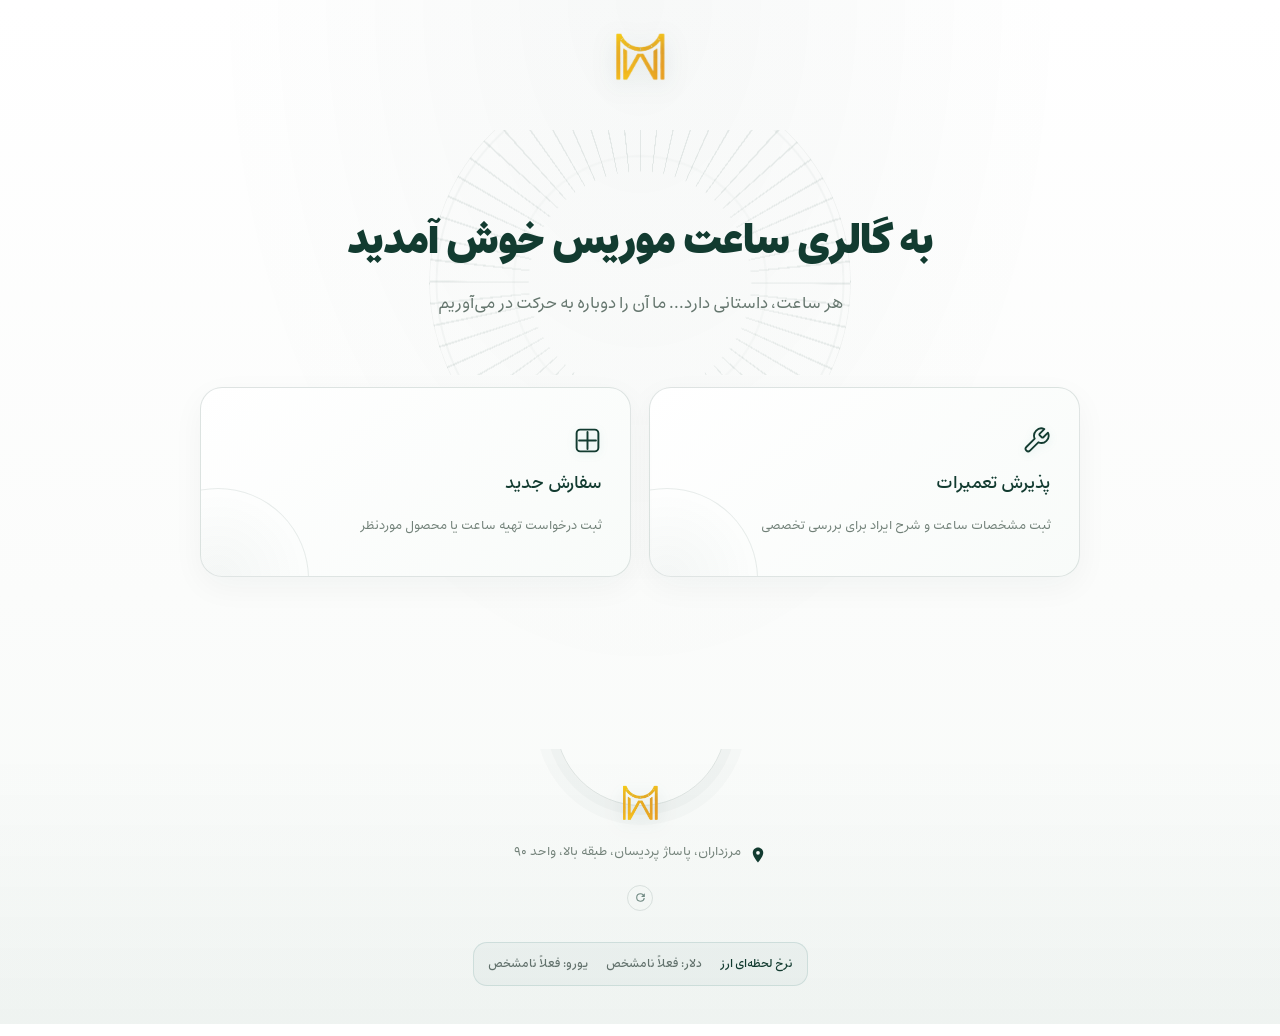
<file: index.html>
<!DOCTYPE html>
<html lang="fa" dir="rtl"><head>
<meta charset="UTF-8"><meta name="viewport" content="width=device-width, initial-scale=1.0, viewport-fit=cover">
<meta name="theme-color" content="#123c32"><meta name="color-scheme" content="light"><meta name="format-detection" content="telephone=no">
<title>گالری ساعت MOURIS WATCH</title><link rel="icon" type="image/png" href="assets/icon-192.png">
<link rel="apple-touch-icon" sizes="180x180" href="assets/apple-touch-icon.png">
<meta name="apple-mobile-web-app-capable" content="yes">
<meta name="apple-mobile-web-app-title" content="MOURIS WATCH">

<link rel="preload" href="assets/fonts/Estedad-Regular.woff2" as="font" type="font/woff2" crossorigin><link rel="preload" href="assets/fonts/Estedad-Medium.woff2" as="font" type="font/woff2" crossorigin><link rel="preload" href="assets/fonts/Estedad-Black.woff2" as="font" type="font/woff2" crossorigin><link rel="stylesheet" href="assets/style.css"><link rel="manifest" href="manifest.json"></head>
<body data-page="home">
<div id="preloader"><div class="mouris-loader"><div class="mouris-clock" role="img" aria-label="ساعت مکانیکی موریس"><span class="clock-gear clock-gear-a">⚙</span><span class="clock-gear clock-gear-b">⚙</span><span class="clock-hand clock-hour"></span><span class="clock-hand clock-minute"></span><span class="clock-hand clock-second"></span><span class="clock-pin"></span></div><img src="assets/mouris-logo.webp" alt="MOURIS WATCH"><strong>MOURIS WATCH</strong><small>هر ساعت، داستانی دارد...</small></div></div>
<header class="site-header"><a href="index.html" class="brand"><img src="assets/mouris-logo.webp" alt="MOURIS WATCH"></a></header>
<main class="container">
<section class="hero"><h1>به گالری ساعت موریس خوش آمدید</h1><p class="subtitle">هر ساعت، داستانی دارد... ما آن را دوباره به حرکت در می‌آوریم</p></section>
<nav class="services">
<a href="repair.html" class="service-card"><svg viewBox="0 0 24 24" fill="none" stroke-width="1.5" stroke-linecap="round" stroke-linejoin="round"><path d="M14.7 6.3a1 1 0 0 0 0 1.4l1.6 1.6a1 1 0 0 0 1.4 0l3.77-3.77a6 6 0 0 1-7.94 7.94l-6.91 6.91a2.12 2.12 0 0 1-3-3l6.91-6.91a6 6 0 0 1 7.94-7.94l-3.76 3.76z"/></svg><span class="title">پذیرش تعمیرات</span><span class="desc">ثبت مشخصات ساعت و شرح ایراد برای بررسی تخصصی</span></a>
<a href="new-order.html" class="service-card"><svg viewBox="0 0 24 24" fill="none" stroke-width="1.6" stroke-linecap="round" stroke-linejoin="round"><path d="M12 5v14M5 12h14"/><rect x="3" y="3" width="18" height="18" rx="3"/></svg><span class="title">سفارش جدید</span><span class="desc">ثبت درخواست تهیه ساعت یا محصول موردنظر</span></a>
</nav>
</main>
<footer class="site-footer"><div class="footer-info">
<div class="footer-logo"><img src="assets/mouris-logo.webp" alt="لوگوی موریس"></div>
<div class="footer-address"><svg viewBox="0 0 24 24"><path d="M12 2C8.13 2 5 5.13 5 9c0 5.25 7 13 7 13s7-7.75 7-13c0-3.87-3.13-7-7-7zm0 9.5a2.5 2.5 0 1 1 0-5 2.5 2.5 0 0 1 0 5z"/></svg><span>مرزداران، پاساژ پردیسان، طبقه بالا، واحد ۹۰</span></div>
<div id="pwa-actions"><button id="pwa-update-button" type="button" aria-label="بروزرسانی" title="بروزرسانی"><svg viewBox="0 0 24 24" aria-hidden="true"><path d="M17.65 6.35A7.95 7.95 0 0 0 12 4a8 8 0 1 0 7.93 9h-2.02A6 6 0 1 1 12 6c1.66 0 3.14.69 4.22 1.78L13 11h7V4l-2.35 2.35z"/></svg></button></div>

<div class="footer-map-links" aria-label="مسیریابی فروشگاه">
<a class="icon-link" href="https://maps.app.goo.gl/UJXAzXb2pjgqmCxh7" target="_blank" rel="noopener noreferrer" aria-label="موقعیت در گوگل‌مپ" title="گوگل‌مپ"><svg viewBox="0 0 24 24" aria-hidden="true"><path d="M12 22s7-6.1 7-13a7 7 0 1 0-14 0c0 6.9 7 13 7 13Z"/><circle cx="12" cy="9" r="2.4"/></svg><span>گوگل‌مپ</span></a>
<a class="icon-link" href="https://nshn.ir/f9_bvZEa5x4bZZ" target="_blank" rel="noopener noreferrer" aria-label="موقعیت در نشان" title="نشان"><svg viewBox="0 0 24 24" aria-hidden="true"><path d="M12 22s7-6.1 7-13a7 7 0 1 0-14 0c0 6.9 7 13 7 13Z"/><path d="m9 9 2 2 4-4"/></svg><span>نشان</span></a>
</div>
<div class="mouris-social" aria-label="راه‌های ارتباطی">
<a class="icon-link" href="tel:09126022112" aria-label="تماس با موریس" title="تماس"><svg viewBox="0 0 24 24" aria-hidden="true"><path d="M7 3H4.8A1.8 1.8 0 0 0 3 4.8C3 13.7 10.3 21 19.2 21a1.8 1.8 0 0 0 1.8-1.8V17l-5-1-1.1 2a14.5 14.5 0 0 1-8.1-8.1l2-1.1L7 3Z"/></svg><span>تماس</span></a>
<a class="icon-link" href="https://wa.me/989126022112" target="_blank" rel="noopener noreferrer" aria-label="واتساپ موریس" title="واتساپ"><svg viewBox="0 0 24 24" aria-hidden="true"><path d="M20.5 11.7a8.5 8.5 0 0 1-12.6 7.4L3 20l.9-4.7a8.5 8.5 0 1 1 16.6-3.6Z"/><path d="M8.5 8.2c.3-.6.6-.6.9-.6h.5c.2 0 .4.1.5.4l.7 1.7c.1.2.1.4-.1.6l-.5.6c-.2.2-.2.4 0 .6.5.8 1.2 1.5 2 2 .2.1.4.1.6-.1l.7-.8c.2-.2.4-.2.6-.1l1.6.8c.2.1.3.3.3.5 0 .4-.2 1-.6 1.3-.4.4-1 .6-1.6.5-1-.1-2.2-.7-3.4-1.7-1.4-1.2-2.4-2.7-2.6-3.7-.2-.8 0-1.5.4-2Z"/></svg><span>واتساپ</span></a>
<a class="icon-link" href="https://www.instagram.com/morriswatch1/" target="_blank" rel="noopener noreferrer" aria-label="اینستاگرام موریس" title="اینستاگرام"><svg viewBox="0 0 24 24" aria-hidden="true"><rect x="3" y="3" width="18" height="18" rx="5"/><circle cx="12" cy="12" r="4"/><circle cx="17.5" cy="6.7" r=".8" class="icon-fill"/></svg><span>اینستاگرام</span></a>
</div>

</div></footer>
<script src="assets/app.js"></script>
<script>
if("serviceWorker" in navigator){window.addEventListener("load",()=>navigator.serviceWorker.register("./sw.js").catch(()=>{}));}
const updateBtn=document.getElementById("pwa-update-button");
if(updateBtn && "serviceWorker" in navigator){
 updateBtn.style.display="inline-flex";
 let reloading=false;
 navigator.serviceWorker.addEventListener("controllerchange",()=>{if(!reloading){reloading=true;location.reload();}});
 updateBtn.addEventListener("click",async()=>{
  updateBtn.disabled=true;
  updateBtn.setAttribute("aria-label","در حال بروزرسانی و پاک‌سازی نسخه قبلی");
  try{
   const reg=await navigator.serviceWorker.getRegistration("./")||await navigator.serviceWorker.register("./sw.js");
   await reg.update();
   if(reg.waiting){reg.waiting.postMessage({type:"SKIP_WAITING"});return;}
   if(reg.installing){
    reg.installing.addEventListener("statechange",async()=>{
     if(reg.installing && reg.installing.state==="installed"){
      const fresh=await navigator.serviceWorker.getRegistration("./");
      if(fresh?.waiting)fresh.waiting.postMessage({type:"SKIP_WAITING"});
     }
    });
    return;
   }
   const keys=await caches.keys();
   await Promise.all(keys.filter(k=>k.startsWith("mouris-")&&k!=="mouris-v37").map(k=>caches.delete(k)));
   location.reload();
  }catch(e){alert("بروزرسانی انجام نشد. اتصال اینترنت را بررسی و دوباره تلاش کنید.");updateBtn.disabled=false;}
 });
}
</script></body></html>
</file>
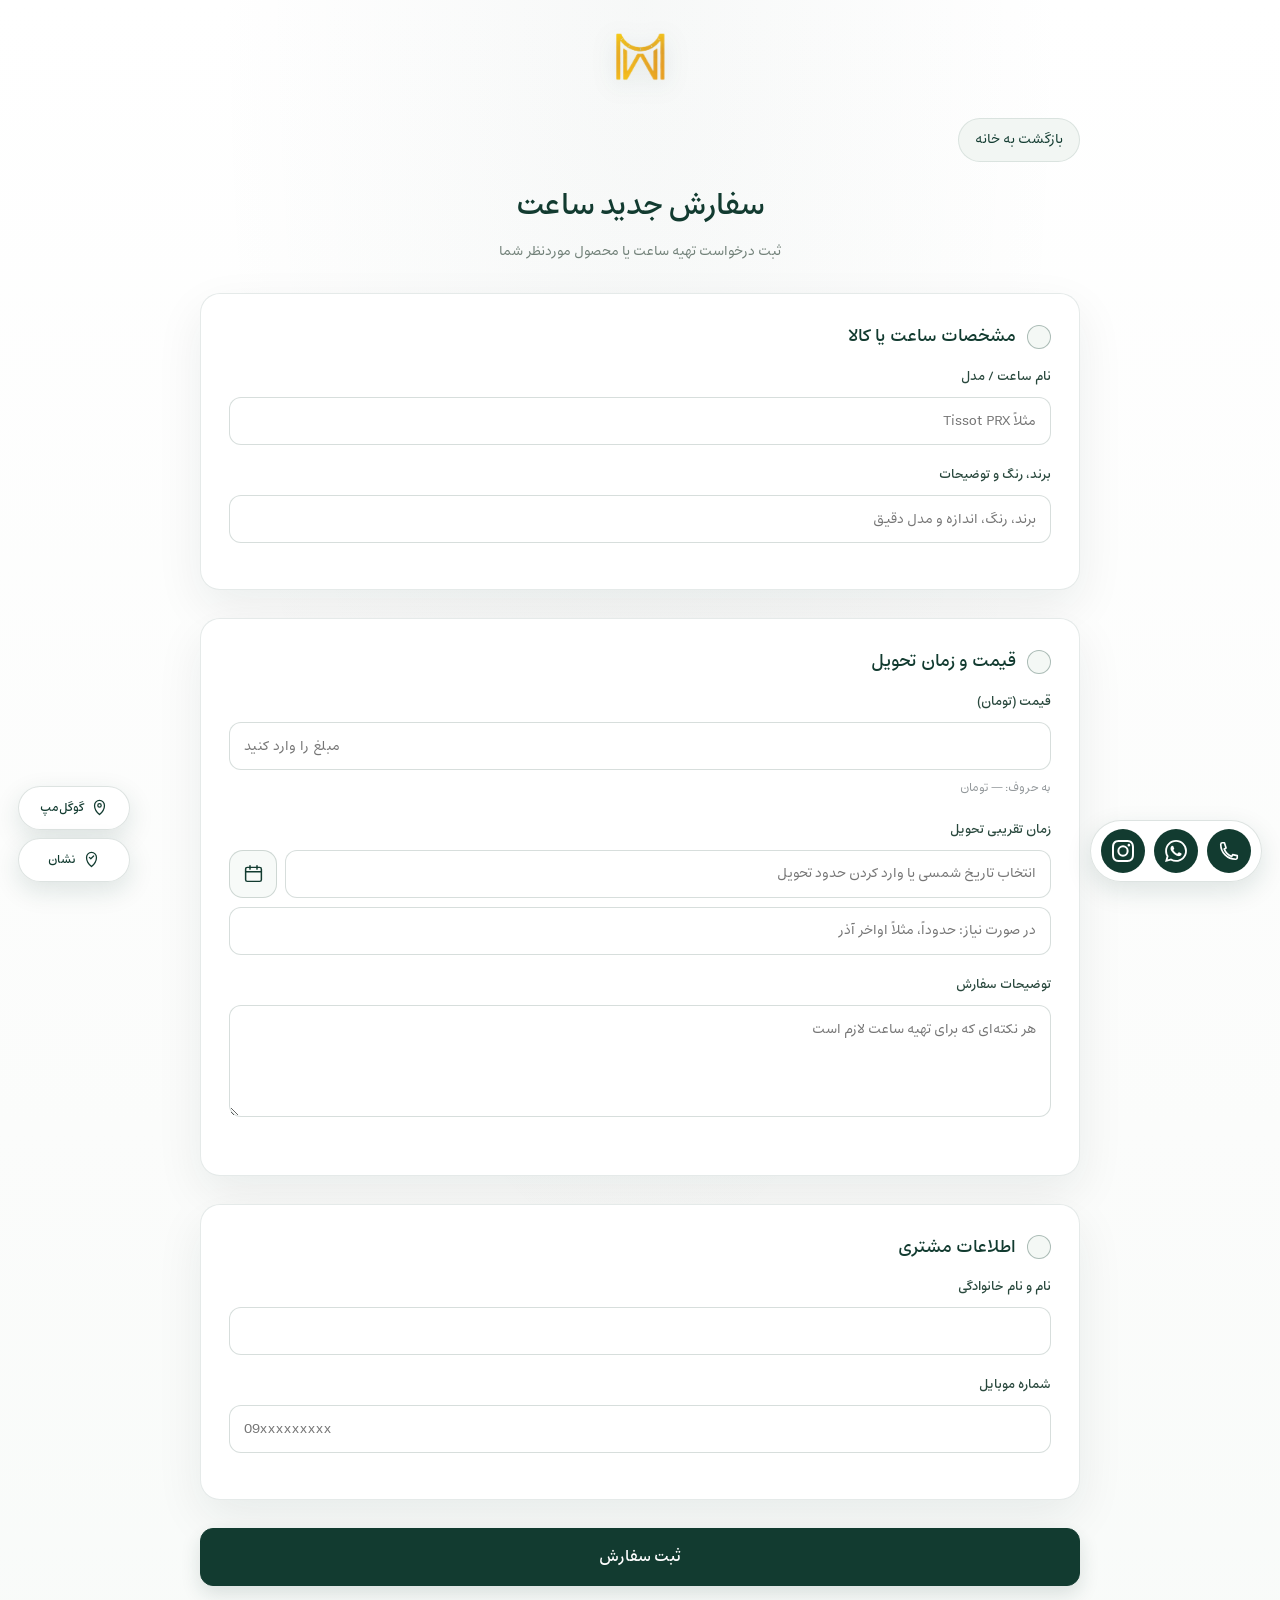
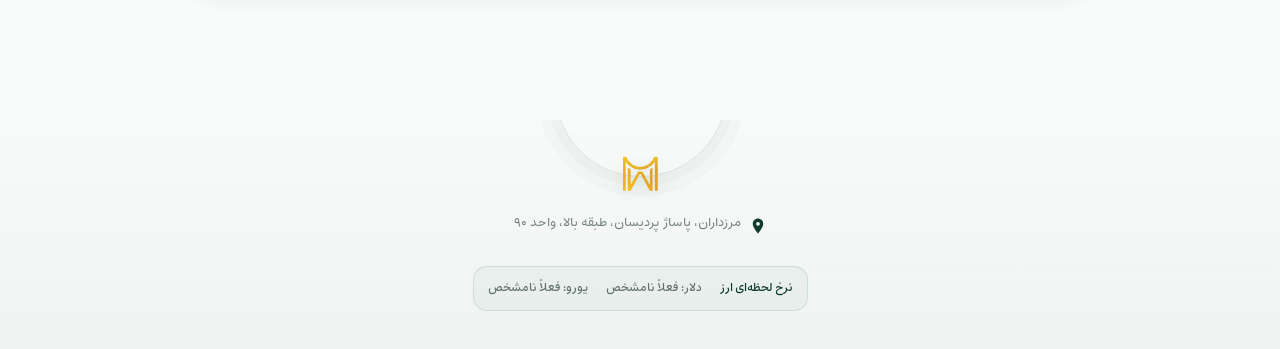
<file: new-order.html>
<!DOCTYPE html><html lang="fa" dir="rtl"><head><meta charset="UTF-8"><meta name="viewport" content="width=device-width, initial-scale=1.0, viewport-fit=cover"><meta name="theme-color" content="#123c32"><meta name="color-scheme" content="light"><title>سفارش جدید — موریس</title><link rel="icon" href="assets/icon-192.png"><link rel="preload" href="assets/fonts/Estedad-Regular.woff2" as="font" type="font/woff2" crossorigin><link rel="preload" href="assets/fonts/Estedad-Medium.woff2" as="font" type="font/woff2" crossorigin><link rel="preload" href="assets/fonts/Estedad-Black.woff2" as="font" type="font/woff2" crossorigin><link rel="stylesheet" href="assets/style.css"><link rel="manifest" href="manifest.json"></head><body data-page="new-order">
<div id="preloader"><div class="mouris-loader"><div class="mouris-clock" role="img" aria-label="ساعت مکانیکی موریس"><span class="clock-gear clock-gear-a">⚙</span><span class="clock-gear clock-gear-b">⚙</span><span class="clock-hand clock-hour"></span><span class="clock-hand clock-minute"></span><span class="clock-hand clock-second"></span><span class="clock-pin"></span></div><img src="assets/mouris-logo.webp" alt="MOURIS WATCH"><strong>MOURIS WATCH</strong><small>هر ساعت، داستانی دارد...</small></div></div>
<header class="site-header"><a href="index.html" class="brand"><img src="assets/mouris-logo.webp" alt="MOURIS WATCH"></a></header>
<main class="container"><a href="index.html" class="back-link">بازگشت به خانه</a><h1 class="page-title">سفارش جدید ساعت</h1><p class="page-sub">ثبت درخواست تهیه ساعت یا محصول موردنظر شما</p>
<form id="new-order-form" novalidate>
<section class="section form-panel"><h2>مشخصات ساعت یا کالا</h2>
<div class="form-group"><label class="field-label" for="item-name">نام ساعت / مدل</label><input type="text" id="item-name" name="itemName" required placeholder="مثلاً Tissot PRX"></div>
<div class="form-group"><label class="field-label" for="item-details">برند، رنگ و توضیحات</label><input type="text" id="item-details" name="itemDetails" placeholder="برند، رنگ، اندازه و مدل دقیق"></div></section>
<section class="section form-panel"><h2>قیمت و زمان تحویل</h2>
<div class="form-group"><label class="field-label" for="agreed-price">قیمت (تومان)</label><input type="text" id="agreed-price" name="price" class="price-format" data-price-format inputmode="numeric" autocomplete="off" placeholder="مبلغ را وارد کنید" dir="ltr"><div class="price-in-words" data-price-words="agreed-price">به حروف: — تومان</div></div>
<div class="form-group"><label class="field-label" for="expected-date">زمان تقریبی تحویل</label><div class="jalali-picker-field"><input type="text" id="expected-date" name="expectedDate" placeholder="انتخاب تاریخ شمسی یا وارد کردن حدود تحویل" readonly aria-haspopup="dialog" aria-expanded="false"><button type="button" class="calendar-open" id="open-jalali-calendar" aria-label="باز کردن تقویم شمسی"><svg viewBox="0 0 24 24" aria-hidden="true"><rect x="3" y="5" width="18" height="16" rx="2"/><path d="M16 3v4M8 3v4M3 10h18"/></svg></button></div><div id="jalali-calendar" class="jalali-calendar hidden" role="dialog" aria-label="تقویم شمسی"></div><input type="text" id="expected-date-note" class="approx-date-note" placeholder="در صورت نیاز: حدوداً، مثلاً اواخر آذر" aria-label="توضیح تقریبی زمان تحویل"></div>
<div class="form-group"><label class="field-label" for="order-notes">توضیحات سفارش</label><textarea id="order-notes" name="notes" rows="3" placeholder="هر نکته‌ای که برای تهیه ساعت لازم است"></textarea></div></section>
<section class="section form-panel"><h2>اطلاعات مشتری</h2>
<div class="form-group"><label class="field-label" for="customer-name">نام و نام خانوادگی</label><input type="text" id="customer-name" name="name" required autocomplete="name"></div>
<div class="form-group"><label class="field-label" for="customer-phone">شماره موبایل</label><input type="tel" id="customer-phone" name="phone" inputmode="numeric" autocomplete="tel" placeholder="09xxxxxxxxx" required dir="ltr"></div></section>
<button type="submit" class="btn">ثبت سفارش</button></form></main>
<footer class="site-footer"><div class="footer-info">
<div class="footer-logo"><img src="assets/mouris-logo.webp" alt="لوگوی موریس"></div>
<div class="footer-address"><svg viewBox="0 0 24 24"><path d="M12 2C8.13 2 5 5.13 5 9c0 5.25 7 13 7 13s7-7.75 7-13c0-3.87-3.13-7-7-7zm0 9.5a2.5 2.5 0 1 1 0-5 2.5 2.5 0 0 1 0 5z"/></svg><span>مرزداران، پاساژ پردیسان، طبقه بالا، واحد ۹۰</span></div>

<div class="footer-map-links" aria-label="مسیریابی فروشگاه">
<a class="icon-link" href="https://maps.app.goo.gl/UJXAzXb2pjgqmCxh7" target="_blank" rel="noopener noreferrer" aria-label="موقعیت در گوگل‌مپ" title="گوگل‌مپ"><svg viewBox="0 0 24 24" aria-hidden="true"><path d="M12 22s7-6.1 7-13a7 7 0 1 0-14 0c0 6.9 7 13 7 13Z"/><circle cx="12" cy="9" r="2.4"/></svg><span>گوگل‌مپ</span></a>
<a class="icon-link" href="https://nshn.ir/f9_bvZEa5x4bZZ" target="_blank" rel="noopener noreferrer" aria-label="موقعیت در نشان" title="نشان"><svg viewBox="0 0 24 24" aria-hidden="true"><path d="M12 22s7-6.1 7-13a7 7 0 1 0-14 0c0 6.9 7 13 7 13Z"/><path d="m9 9 2 2 4-4"/></svg><span>نشان</span></a>
</div>
<div class="mouris-social" aria-label="راه‌های ارتباطی">
<a class="icon-link" href="tel:09126022112" aria-label="تماس با موریس" title="تماس"><svg viewBox="0 0 24 24" aria-hidden="true"><path d="M7 3H4.8A1.8 1.8 0 0 0 3 4.8C3 13.7 10.3 21 19.2 21a1.8 1.8 0 0 0 1.8-1.8V17l-5-1-1.1 2a14.5 14.5 0 0 1-8.1-8.1l2-1.1L7 3Z"/></svg><span>تماس</span></a>
<a class="icon-link" href="https://wa.me/989126022112" target="_blank" rel="noopener noreferrer" aria-label="واتساپ موریس" title="واتساپ"><svg viewBox="0 0 24 24" aria-hidden="true"><path d="M20.5 11.7a8.5 8.5 0 0 1-12.6 7.4L3 20l.9-4.7a8.5 8.5 0 1 1 16.6-3.6Z"/><path d="M8.5 8.2c.3-.6.6-.6.9-.6h.5c.2 0 .4.1.5.4l.7 1.7c.1.2.1.4-.1.6l-.5.6c-.2.2-.2.4 0 .6.5.8 1.2 1.5 2 2 .2.1.4.1.6-.1l.7-.8c.2-.2.4-.2.6-.1l1.6.8c.2.1.3.3.3.5 0 .4-.2 1-.6 1.3-.4.4-1 .6-1.6.5-1-.1-2.2-.7-3.4-1.7-1.4-1.2-2.4-2.7-2.6-3.7-.2-.8 0-1.5.4-2Z"/></svg><span>واتساپ</span></a>
<a class="icon-link" href="https://www.instagram.com/morriswatch1/" target="_blank" rel="noopener noreferrer" aria-label="اینستاگرام موریس" title="اینستاگرام"><svg viewBox="0 0 24 24" aria-hidden="true"><rect x="3" y="3" width="18" height="18" rx="5"/><circle cx="12" cy="12" r="4"/><circle cx="17.5" cy="6.7" r=".8" class="icon-fill"/></svg><span>اینستاگرام</span></a>
</div>
</div></footer><script src="assets/app.js"></script>
<script>
if("serviceWorker" in navigator){window.addEventListener("load",()=>navigator.serviceWorker.register("./sw.js").catch(()=>{}));}
</script></body></html>
</file>
<file: repair.html>
<!DOCTYPE html><html lang="fa" dir="rtl"><head><meta charset="UTF-8"><meta name="viewport" content="width=device-width, initial-scale=1.0, viewport-fit=cover"><meta name="theme-color" content="#123c32"><meta name="color-scheme" content="light"><meta name="format-detection" content="telephone=no"><title>پذیرش تعمیرات — موریس</title><link rel="icon" href="assets/icon-192.png"><link rel="preload" href="assets/fonts/Estedad-Regular.woff2" as="font" type="font/woff2" crossorigin><link rel="preload" href="assets/fonts/Estedad-Medium.woff2" as="font" type="font/woff2" crossorigin><link rel="preload" href="assets/fonts/Estedad-Black.woff2" as="font" type="font/woff2" crossorigin><link rel="stylesheet" href="assets/style.css"><link rel="manifest" href="manifest.json"></head><body data-page="repair">
<div id="preloader"><div class="mouris-loader"><div class="mouris-clock" role="img" aria-label="ساعت مکانیکی موریس"><span class="clock-gear clock-gear-a">⚙</span><span class="clock-gear clock-gear-b">⚙</span><span class="clock-hand clock-hour"></span><span class="clock-hand clock-minute"></span><span class="clock-hand clock-second"></span><span class="clock-pin"></span></div><img src="assets/mouris-logo.webp" alt="MOURIS WATCH"><strong>MOURIS WATCH</strong><small>هر ساعت، داستانی دارد...</small></div></div>
<header class="site-header"><a href="index.html" class="brand"><img src="assets/mouris-logo.webp" alt="MOURIS WATCH"></a></header>
<main class="container"><a href="index.html" class="back-link">بازگشت به خانه</a><h1 class="page-title">پذیرش تعمیرات ساعت</h1><p class="page-sub">مشخصات مشتری و ساعت را برای ثبت پذیرش وارد کنید</p>
<form id="repair-form" novalidate>
<section class="section form-panel"><h2>اطلاعات مشتری</h2>
<div class="form-group"><label class="field-label" for="repair-name">نام و نام خانوادگی</label><input type="text" id="repair-name" name="name" autocomplete="name" required></div>
<div class="form-group"><label class="field-label" for="repair-phone">شماره تماس پاسخگو</label><input type="tel" id="repair-phone" name="phone" inputmode="numeric" autocomplete="tel" placeholder="09xxxxxxxxx" required dir="ltr"></div></section>
<section class="section form-panel"><h2>مشخصات ساعت</h2>
<div class="form-group"><label class="field-label" for="repair-brand">برند ساعت</label><input type="text" id="repair-brand" name="watchBrand" placeholder="مثلاً Casio، Seiko، Rolex" required></div>
<div class="form-group"><label class="field-label" for="repair-model">مدل ساعت</label><input type="text" id="repair-model" name="watchModel" placeholder="مدل یا کد ساعت"></div>
<div class="form-group"><label class="field-label" for="repair-condition">وضعیت ظاهری ساعت</label><input type="text" id="repair-condition" name="condition" placeholder="خط و خش، شکستگی، وضعیت بند و شیشه"></div>
<div class="form-group"><label class="field-label" for="repair-issue">شرح ایراد ساعت</label><textarea id="repair-issue" name="issue" rows="4" placeholder="شرح کامل ایراد ساعت..." required></textarea></div></section>
<section class="section form-panel repair-photos-panel"><h2>تصاویر ساعت</h2>
<div class="photo-source-actions">
<label class="photo-source-btn" for="repair-photos-gallery"><span aria-hidden="true">▧</span> گالری</label>
<label class="photo-source-btn" for="repair-photos-camera"><span aria-hidden="true">◎</span> دوربین</label>
<label class="photo-source-btn" for="repair-photos-files"><span aria-hidden="true">↥</span> فایل‌ها</label>
</div>
<input class="photo-file-input" id="repair-photos-gallery" type="file" accept="image/*,.heic,.heif,.heics,.heifs,.avif,.bmp,.tif,.tiff" multiple>
<input class="photo-file-input" id="repair-photos-camera" type="file" accept="image/*,.heic,.heif,.heics,.heifs" capture="environment">
<input class="photo-file-input" id="repair-photos-files" type="file" accept="image/*,.heic,.heif,.heics,.heifs,.avif,.bmp,.tif,.tiff" multiple>
<div id="repair-photo-preview" class="repair-photo-preview" aria-live="polite"></div>
<p id="repair-photo-count" class="photo-count">۰ از ۵ تصویر آماده شده</p>
<p id="repair-photo-processing" class="photo-processing" role="status" aria-live="polite">هنوز تصویری آماده نشده است. بعد از انتخاب، تبدیل و فشرده‌سازی به‌صورت خودکار انجام می‌شود.</p>
</section>
<section class="section form-panel"><h2>قیمت</h2><div class="form-group"><label class="field-label" for="repair-cost">قیمت (تومان)</label><input type="text" id="repair-cost" name="price" class="price-format" data-price-format inputmode="numeric" autocomplete="off" placeholder="مبلغ را وارد کنید" dir="ltr"><div class="price-in-words" data-price-words="repair-cost">به حروف: — تومان</div></div><p class="hint">هزینه نهایی پس از بررسی ساعت و هماهنگی با مشتری مشخص می‌شود.</p></section>
<button type="submit" class="btn">ثبت پذیرش</button></form></main>
<footer class="site-footer"><div class="footer-info">
<div class="footer-logo"><img src="assets/mouris-logo.webp" alt="لوگوی موریس"></div>
<div class="footer-address"><svg viewBox="0 0 24 24"><path d="M12 2C8.13 2 5 5.13 5 9c0 5.25 7 13 7 13s7-7.75 7-13c0-3.87-3.13-7-7-7zm0 9.5a2.5 2.5 0 1 1 0-5 2.5 2.5 0 0 1 0 5z"/></svg><span>مرزداران، پاساژ پردیسان، طبقه بالا، واحد ۹۰</span></div>

<div class="footer-map-links" aria-label="مسیریابی فروشگاه">
<a class="icon-link" href="https://maps.app.goo.gl/UJXAzXb2pjgqmCxh7" target="_blank" rel="noopener noreferrer" aria-label="موقعیت در گوگل‌مپ" title="گوگل‌مپ"><svg viewBox="0 0 24 24" aria-hidden="true"><path d="M12 22s7-6.1 7-13a7 7 0 1 0-14 0c0 6.9 7 13 7 13Z"/><circle cx="12" cy="9" r="2.4"/></svg><span>گوگل‌مپ</span></a>
<a class="icon-link" href="https://nshn.ir/f9_bvZEa5x4bZZ" target="_blank" rel="noopener noreferrer" aria-label="موقعیت در نشان" title="نشان"><svg viewBox="0 0 24 24" aria-hidden="true"><path d="M12 22s7-6.1 7-13a7 7 0 1 0-14 0c0 6.9 7 13 7 13Z"/><path d="m9 9 2 2 4-4"/></svg><span>نشان</span></a>
</div>
<div class="mouris-social" aria-label="راه‌های ارتباطی">
<a class="icon-link" href="tel:09126022112" aria-label="تماس با موریس" title="تماس"><svg viewBox="0 0 24 24" aria-hidden="true"><path d="M7 3H4.8A1.8 1.8 0 0 0 3 4.8C3 13.7 10.3 21 19.2 21a1.8 1.8 0 0 0 1.8-1.8V17l-5-1-1.1 2a14.5 14.5 0 0 1-8.1-8.1l2-1.1L7 3Z"/></svg><span>تماس</span></a>
<a class="icon-link" href="https://wa.me/989126022112" target="_blank" rel="noopener noreferrer" aria-label="واتساپ موریس" title="واتساپ"><svg viewBox="0 0 24 24" aria-hidden="true"><path d="M20.5 11.7a8.5 8.5 0 0 1-12.6 7.4L3 20l.9-4.7a8.5 8.5 0 1 1 16.6-3.6Z"/><path d="M8.5 8.2c.3-.6.6-.6.9-.6h.5c.2 0 .4.1.5.4l.7 1.7c.1.2.1.4-.1.6l-.5.6c-.2.2-.2.4 0 .6.5.8 1.2 1.5 2 2 .2.1.4.1.6-.1l.7-.8c.2-.2.4-.2.6-.1l1.6.8c.2.1.3.3.3.5 0 .4-.2 1-.6 1.3-.4.4-1 .6-1.6.5-1-.1-2.2-.7-3.4-1.7-1.4-1.2-2.4-2.7-2.6-3.7-.2-.8 0-1.5.4-2Z"/></svg><span>واتساپ</span></a>
<a class="icon-link" href="https://www.instagram.com/morriswatch1/" target="_blank" rel="noopener noreferrer" aria-label="اینستاگرام موریس" title="اینستاگرام"><svg viewBox="0 0 24 24" aria-hidden="true"><rect x="3" y="3" width="18" height="18" rx="5"/><circle cx="12" cy="12" r="4"/><circle cx="17.5" cy="6.7" r=".8" class="icon-fill"/></svg><span>اینستاگرام</span></a>
</div>
</div></footer><script src="assets/app.js"></script>
<script>
if("serviceWorker" in navigator){window.addEventListener("load",()=>navigator.serviceWorker.register("./sw.js").catch(()=>{}));}
</script></body></html>
</file>
<file: assets/style.css>
/* ============ Preloader (Almas Logo Diamond) ============ */
#preloader { 
  position: fixed; inset: 0; background: var(--bg); z-index: 99999; 
  display: flex; justify-content: center; align-items: center; 
  transition: opacity 0.8s cubic-bezier(0.16, 1, 0.3, 1), visibility 0.8s; 
}
#preloader.hidden-loader { opacity: 0; visibility: hidden; }

/* کانتینر الماس */
.almas-diamond-wrap {
  position: relative;
  width: 120px;
  height: 140px;
  display: flex;
  flex-direction: column;
  align-items: center;
}

/* خود الماس با استفاده از SVG */
.almas-svg {
  width: 100px;
  height: 100px;
  overflow: visible;
}

/* خطوط پایه الماس (خالی) */
.almas-svg path, .almas-svg polygon, .almas-svg polyline {
  fill: transparent;
  stroke: var(--border-soft);
  stroke-width: 1.5;
  transition: all 0.3s ease;
}

/* نوار پر شدن (انیمیشن) */
.almas-fill-mask {
  fill: none;
  stroke: var(--brand);
  stroke-width: 3;
  stroke-linecap: round;
  stroke-linejoin: round;
  filter: drop-shadow(0 0 10px var(--brand-glow));
  stroke-dasharray: 350;
  stroke-dashoffset: 350;
  animation: fillAlmas 2s cubic-bezier(0.4, 0, 0.2, 1) infinite alternate;
}

/* خطوط درخشش زیر الماس */
.almas-base {
  position: absolute;
  bottom: 5px;
  width: 80px;
  height: 2px;
  background: var(--brand);
  box-shadow: 0 0 15px var(--brand-glow);
  border-radius: 50%;
  animation: basePulse 2s infinite alternate;
}

@keyframes fillAlmas {
  0% { stroke-dashoffset: 350; stroke: var(--brand); opacity: 0.3; }
  100% { stroke-dashoffset: 0; stroke: #6cb2ff; opacity: 1; }
}

@keyframes basePulse {
  0% { transform: scaleX(0.8); opacity: 0.5; }
  100% { transform: scaleX(1.2); opacity: 1; }
}

/* ============ فونت ============ */
/* ============ متغیرهای رنگی (تم روشن) ============ */
:root {
  --bg: #ffffff; --fg: #1d1d1f; --muted: #6e6e73; --border: #d2d2d7;
  --border-soft: #e5e5ea; --accent: #000000; --brand: #b99b18;
  --brand-glow: rgba(185, 155, 24, 0.30); --card: #f5f5f7; --card-hover: #ebebf0;
  --radius: 18px; --radius-sm: 14px; --danger: #ff3b30;
  --glass: rgba(255, 255, 255, 0.75); --dock-bg: rgba(255, 255, 255, 0.9);
  --modal-overlay: rgba(0,0,0,0.4);
}



* { box-sizing: border-box; -webkit-tap-highlight-color: transparent; }
html, body { margin: 0; padding: 0; scroll-behavior: smooth; }
body {
  font-family: 'Estedad', 'Vazirmatn', system-ui, -apple-system, sans-serif;
  background: var(--bg); color: var(--fg); line-height: 1.75;
  -webkit-font-smoothing: antialiased; min-height: 100vh;
  display: flex; flex-direction: column; transition: opacity 0.3s ease, background-color 0.3s ease, color 0.3s ease;
}
input, button, select, textarea { font-family: inherit; }

body.page-fade-out { opacity: 0; }

@keyframes fadeUp { from { opacity: 0; transform: translateY(20px); } to { opacity: 1; transform: translateY(0); } }
@keyframes shake { 0%, 100% { transform: translateX(0); } 10%, 30%, 50%, 70%, 90% { transform: translateX(-5px); } 20%, 40%, 60%, 80% { transform: translateX(5px); } }
@keyframes logoGlow { 0% { filter: drop-shadow(0 0 0px var(--brand-glow)); } 50% { filter: drop-shadow(0 0 12px var(--brand-glow)); } 100% { filter: drop-shadow(0 0 0px var(--brand-glow)); } }
@keyframes rippleAnim { to { transform: scale(4); opacity: 0; } }

.shake { animation: shake 0.5s ease-in-out; }
.container { width: 100%; max-width: 720px; margin: 0 auto; padding: 20px 20px 100px; flex: 1; }

/* ============ 3D Page Transition ============ */
.container {
  animation: pageEnter 0.7s cubic-bezier(0.16, 1, 0.3, 1) forwards !important;
}
@keyframes pageEnter {
  0% { opacity: 0; transform: translateY(20px) scale(0.98); filter: blur(5px); }
  100% { opacity: 1; transform: translateY(0) scale(1); filter: blur(0); }
}

#progress-bar { position: fixed; top: 0; left: 0; height: 3px; background: var(--brand); width: 0%; z-index: 1000; transition: width 0.1s; }
.site-header { position: sticky; top: 0; z-index: 100; backdrop-filter: blur(20px); background: var(--glass); border-bottom: 1px solid var(--border-soft); padding: 12px 20px; text-align: center; padding-top: max(12px, env(safe-area-inset-top)); }

/* ============ لوگو ============ */
.brand { display: inline-flex; align-items: center; justify-content: center; text-decoration: none; }
.brand img, .footer-logo img {
  display: block; height: 40px; width: auto; object-fit: contain;
  animation: logoGlow 4s infinite; transform-origin: center; transition: transform 0.1s;
}
.footer-logo img { height: 60px; animation: none; }


/* Hero with gradient/blur */
.hero { text-align: center; padding: 40px 0 20px; position: relative; }
.hero::before { content: ''; position: absolute; top: 0; left: 50%; transform: translateX(-50%); width: 200px; height: 200px; background: var(--brand); filter: blur(80px); opacity: 0.15; z-index: -1; border-radius: 50%; }
.hero h1 { font-size: 32px; margin: 0 0 8px; font-weight: 800; letter-spacing: -1px; }
.subtitle { color: var(--muted); margin: 0; font-size: 16px; }

.services { display: grid; grid-template-columns: 1fr; gap: 12px; margin-top: 24px; }
@media (min-width: 560px) { .services { grid-template-columns: 1fr 1fr; } }

/* ============ Scroll Reveal Animations ============ */
.reveal {
  opacity: 0;
  transform: translateY(40px) scale(0.98);
  transition: all 0.8s cubic-bezier(0.16, 1, 0.3, 1);
  will-change: transform, opacity;
}
.reveal.active {
  opacity: 1;
  transform: translateY(0) scale(1);
}
.services .reveal:nth-child(1) { transition-delay: 0.1s; }
.services .reveal:nth-child(2) { transition-delay: 0.2s; }
.services .reveal:nth-child(3) { transition-delay: 0.3s; }
.services .reveal:nth-child(4) { transition-delay: 0.4s; }
.services .reveal:nth-child(5) { transition-delay: 0.5s; }

/* ============ Glassmorphism & 3D Cards ============ */
.service-card { 
  display: flex; flex-direction: column; align-items: flex-start; padding: 24px 20px; border-radius: var(--radius); 
  background: var(--card); backdrop-filter: blur(10px); -webkit-backdrop-filter: blur(10px);
  text-decoration: none; color: var(--fg); border: 1px solid rgba(255,255,255,0.1); 
  position: relative; overflow: hidden;
  transition: transform 0.4s cubic-bezier(0.175, 0.885, 0.32, 1.275), box-shadow 0.4s ease, border-color 0.4s ease;
  transform-style: preserve-3d;
}
.service-card:hover { 
  transform: translateY(-8px) scale(1.02) rotateX(4deg) rotateY(-4deg); 
  box-shadow: 0 25px 50px -12px rgba(0, 113, 227, 0.25); 
  border-color: var(--brand); 
  z-index: 10;
}
.service-card::before {
  content: '';
  position: absolute; top: 0; left: -100%; width: 50%; height: 100%;
  background: linear-gradient(to right, rgba(255,255,255,0) 0%, rgba(255,255,255,0.3) 50%, rgba(255,255,255,0) 100%);
  transform: skewX(-25deg); transition: left 0.7s ease; z-index: 1;
}
.service-card:hover::before { left: 200%; }
.service-card:hover svg { transform: scale(1.15) translateZ(20px); transition: transform 0.4s cubic-bezier(0.175, 0.885, 0.32, 1.275); }
.service-card svg { width: 32px; height: 32px; margin-bottom: 12px; stroke: var(--brand); fill: none; transition: transform 0.3s; }
.service-card .title { font-size: 18px; font-weight: 800; margin-bottom: 4px; }
.service-card .desc { font-size: 13.5px; color: var(--muted); }

.section { margin: 28px 0; } .section h2 { font-size: 17px; margin: 0 0 14px; font-weight: 800; }
.form-group { margin-bottom: 18px; position: relative; } .field-label { display: block; font-size: 13px; font-weight: 700; margin-bottom: 8px; }
input[type="text"], input[type="password"], input[type="tel"], input[type="email"], input[type="number"] { 
  width: 100%; padding: 15px 16px; border-radius: var(--radius-sm); border: 1.5px solid var(--border-soft); 
  background: var(--bg); font-family: inherit; font-size: 16px; color: var(--fg); transition: all 0.2s ease; outline: none; 
}
input:focus { border-color: var(--brand); box-shadow: 0 0 0 4px var(--brand-glow); }
input.input-error { border-color: var(--danger) !important; }
input.valid-phone { border-color: #34c759 !important; }

.option-grid { display: grid; grid-template-columns: repeat(auto-fit, minmax(150px, 1fr)); gap: 12px; }
.option { display: block; padding: 18px; border-radius: var(--radius-sm); border: 1.5px solid var(--border-soft); background: var(--bg); cursor: pointer; transition: all 0.2s ease; position: relative; }
.option input { position: absolute; opacity: 0; }
.option.selected { border-color: var(--brand); background: var(--card); box-shadow: inset 0 0 0 1px var(--brand); }
.option.selected::after { content: '✓'; position: absolute; top: 12px; left: 12px; color: var(--brand); font-weight: bold; animation: fadeUp 0.3s; }
.option.disabled { opacity: 0.4; pointer-events: none; text-decoration: line-through; }
.opt-title { font-weight: 700; display: block; font-size: 15px; } .opt-price { font-size: 13px; color: var(--muted); display: block; margin-top: 4px; } .opt-price.gold { color: var(--brand); font-weight: 800; font-size: 14px; margin-top: 6px; }

.chip-grid { display: flex; flex-wrap: wrap; gap: 10px; }
.chip { display: inline-flex; align-items: center; justify-content: center; padding: 12px 20px; border-radius: 999px; border: 1.5px solid var(--border-soft); background: var(--bg); cursor: pointer; font-size: 14px; font-family: inherit; transition: all 0.2s ease; position: relative; }
.chip input { position: absolute; opacity: 0; } .chip.selected { background: var(--brand); color: #fff; border-color: var(--brand); }

.tag { display: inline-flex; align-items: center; gap: 8px; background: var(--bg); border: 1px solid var(--border-soft); padding: 6px 12px; border-radius: 999px; font-size: 13.5px; color: var(--fg); animation: fadeUp 0.2s; }
.tag-remove { cursor: pointer; color: var(--danger); font-weight: bold; font-size: 16px; line-height: 1; transition: transform 0.2s; } .tag-remove:hover { transform: scale(1.3); }

.btn { display: block; width: 100%; padding: 16px 20px; border-radius: var(--radius-sm); border: none; background: var(--accent); color: var(--bg); font-family: inherit; font-size: 16px; font-weight: 700; cursor: pointer; text-align: center; text-decoration: none; transition: all 0.2s; position: relative; overflow: hidden; }
.btn:hover { opacity: 0.85; transform: scale(0.99); } .btn:active { transform: scale(0.96); } .btn-secondary { background: var(--card); color: var(--fg); border: 1.5px solid var(--border-soft); }
.ripple { position: absolute; border-radius: 50%; background: rgba(255,255,255,0.4); transform: scale(0); animation: rippleAnim 0.6s linear; pointer-events: none; }
.btn-secondary .ripple { background: rgba(0,0,0,0.1); }

.spinner { display: inline-block; width: 20px; height: 20px; border: 3px solid rgba(255,255,255,0.3); border-radius: 50%; border-top-color: #fff; animation: spin 1s ease-in-out infinite; vertical-align: middle; }
@keyframes spin { 100% { transform: rotate(360deg); } }
.total-box { background: var(--card); border-radius: var(--radius-sm); padding: 16px 20px; display: flex; justify-content: space-between; align-items: center; margin: 24px 0 12px; } .total-box .amount { font-size: 20px; font-weight: 800; color: var(--brand); }
.sms-preview { background: var(--card); border-radius: var(--radius-sm); padding: 16px; margin-top: 20px; font-size: 14px; white-space: pre-wrap; display: none; border: 1px solid var(--border-soft); line-height: 2; } .sms-preview.visible { display: block; animation: fadeUp 0.3s; }

#toast { position: fixed; bottom: 90px; left: 50%; transform: translateX(-50%) translateY(20px); background: #333; color: #fff; padding: 12px 24px; border-radius: 999px; font-size: 14px; font-weight: 700; opacity: 0; pointer-events: none; transition: all 0.3s cubic-bezier(0.16, 1, 0.3, 1); z-index: 9999; box-shadow: 0 8px 30px rgba(0,0,0,0.2); text-align: center; white-space: nowrap; }
#toast.show { opacity: 1; transform: translateX(-50%) translateY(0); } #toast.error { background: var(--danger); }


.social-dock { position: fixed; bottom: max(20px, env(safe-area-inset-bottom)); left: 50%; transform: translateX(-50%) translateY(0); display: flex; gap: 8px; padding: 10px 14px; background: var(--dock-bg); backdrop-filter: blur(20px); border: 1px solid var(--border-soft); border-radius: 999px; box-shadow: 0 10px 40px rgba(0,0,0,0.15); z-index: 999; transition: transform 0.4s cubic-bezier(0.16, 1, 0.3, 1), opacity 0.4s; }
.social-dock.hidden-dock { transform: translateX(-50%) translateY(150px); opacity: 0; pointer-events: none; }
.dock-btn { width: 48px; height: 48px; border-radius: 50%; display: flex; align-items: center; justify-content: center; color: #fff; transition: transform 0.2s; } .dock-btn:active { transform: scale(0.9); } .dock-btn svg { width: 24px; height: 24px; fill: currentColor; }
.dock-btn.call { background: #34c759; } .dock-btn.whatsapp { background: #25D366; } .dock-btn.instagram { background: linear-gradient(45deg, #f09433, #dc2743, #bc1888); }

.site-footer { text-align: center; padding: 30px 20px; font-size: 13px; border-top: 1px solid var(--border-soft); margin-top: 40px; }
.footer-info { display: flex; flex-direction: column; align-items: center; gap: 12px; }
.footer-logo { display: flex; align-items: center; justify-content: center; }
.footer-address { display: flex; align-items: flex-start; gap: 8px; color: var(--muted); text-align: center; max-width: 300px; line-height: 1.6; } .footer-address svg { width: 18px; height: 18px; flex-shrink: 0; margin-top: 4px; fill: var(--muted); }

.hidden { display: none !important; } .hint { font-size: 12.5px; color: var(--muted); text-align: center; margin: 12px 0; line-height: 1.7; }
.page-title { font-size: 26px; margin: 4px 0 8px; text-align: center; font-weight: 800; letter-spacing: -0.5px; }
.page-sub { text-align: center; color: var(--muted); margin: 0 0 28px; font-size: 15px; }
.back-link { display: inline-block; margin-bottom: 16px; color: var(--muted); text-decoration: none; font-size: 14px; padding: 8px 16px; border-radius: 999px; background: var(--card); transition: background 0.2s; }
.back-link:hover { background: var(--card-hover); }
.notice { background: #fff8e1; border: 1px solid #f5d76e; padding: 14px 16px; border-radius: var(--radius-sm); font-size: 13px; color: #5a4a00; margin: 16px 0; line-height: 1.85; }


.modal-overlay { position: fixed; inset: 0; background: var(--modal-overlay); backdrop-filter: blur(5px); z-index: 10000; display: flex; justify-content: center; align-items: center; opacity: 0; visibility: hidden; transition: all 0.3s; }
.modal-overlay.show { opacity: 1; visibility: visible; }
.modal-content { background: var(--bg); padding: 24px; border-radius: var(--radius); width: 90%; max-width: 400px; box-shadow: 0 20px 40px rgba(0,0,0,0.2); transform: translateY(20px); transition: all 0.3s; text-align: center; border: 1px solid var(--border-soft); }
.modal-overlay.show .modal-content { transform: translateY(0); }
.modal-content h3 { margin: 0 0 12px; font-size: 18px; font-weight: 800; }
.modal-content p { margin: 0 0 20px; font-size: 14px; color: var(--muted); }

.lock-section { margin-top: 24px; padding: 20px; border-radius: var(--radius); background: var(--card); border: 1px solid var(--border-soft); animation: fadeUp 0.3s ease; }
.lock-heading { font-size: 16px; margin: 0 0 14px; font-weight: 800; text-align: center; }
.lock-type-grid { grid-template-columns: 1fr 1fr; }
.lock-field { margin-top: 16px; }

.pattern-wrap { display: flex; justify-content: center; padding: 10px 0 4px; }
.pattern-pad { direction: ltr; position: relative; width: 260px; height: 260px; display: grid; grid-template-columns: repeat(3, 1fr); grid-template-rows: repeat(3, 1fr); justify-items: center; align-items: center; border-radius: 24px; background: radial-gradient(circle at 50% 50%, rgba(0,113,227,0.04), transparent 70%); touch-action: none; user-select: none; -webkit-user-select: none; }
.pattern-line { position: absolute; inset: 0; width: 100%; height: 100%; pointer-events: none; z-index: 2; }
.pattern-line svg { width: 100%; height: 100%; display: block; }
.pattern-line polyline { fill: none; stroke: var(--brand); stroke-width: 6; stroke-linecap: round; stroke-linejoin: round; filter: drop-shadow(0 2px 6px var(--brand-glow)); transition: stroke 0.2s; }
.pattern-dot { position: relative; z-index: 3; width: 54px; height: 54px; border-radius: 50%; background: var(--bg); border: 2.5px solid var(--border); transition: transform 0.15s ease, border-color 0.2s ease, background 0.2s ease, box-shadow 0.2s ease; cursor: pointer; }
.pattern-dot::after { content: ''; position: absolute; inset: 14px; border-radius: 50%; background: var(--border-soft); transition: background 0.2s ease, transform 0.2s ease; }
.pattern-dot.active { border-color: var(--brand); transform: scale(1.08); box-shadow: 0 0 0 6px var(--brand-glow); }
.pattern-dot.active::after { background: var(--brand); transform: scale(1.1); }
.pattern-dot.done { border-color: var(--brand); }
.pattern-dot.done::after { background: var(--brand); }
.pattern-actions { display: flex; align-items: center; justify-content: space-between; gap: 12px; margin-top: 12px; flex-wrap: wrap; }
.btn-small { width: auto !important; padding: 10px 18px !important; font-size: 13px !important; border-radius: 999px !important; }
.pattern-status { font-size: 13px; font-weight: 700; color: var(--muted); transition: color 0.2s; }
.pattern-status.ok { color: #34c759; }
.pattern-status.err { color: var(--danger); }

/* ============ ALMAS refinement / 2026 ============ */
:root { --brand-deep: #0756a5; --brand-soft: rgba(0,113,227,.075); }
html { scroll-behavior: smooth; }
body { background-image: radial-gradient(ellipse at 12% 0%, rgba(0,113,227,.055), transparent 34%), radial-gradient(ellipse at 92% 18%, rgba(19,160,155,.045), transparent 30%); }
.site-header { box-shadow: 0 6px 24px rgba(20,35,60,.035); }
.brand img { height: 43px; }
.hero { padding: 54px 0 28px; }
.hero h1 { font-size: clamp(27px, 5vw, 38px); background: linear-gradient(110deg, var(--fg), var(--brand)); -webkit-background-clip: text; background-clip: text; -webkit-text-fill-color: transparent; }
.services { gap: 16px; margin-top: 30px; }
.service-card { min-height: 154px; padding: 25px 22px; border-color: var(--border-soft); box-shadow: 0 10px 30px rgba(22,42,70,.045); background: color-mix(in srgb, var(--bg) 86%, var(--card)); }
.service-card::after { content: ''; position: absolute; width: 110px; height: 110px; border-radius: 50%; left: -42px; bottom: -52px; background: var(--brand-soft); pointer-events: none; }
.service-card .title, .service-card .desc, .service-card svg { position: relative; z-index: 1; }
.service-card .title { letter-spacing: -.25px; }
.form-panel { padding: 22px; border: 1px solid var(--border-soft); border-radius: var(--radius); background: color-mix(in srgb, var(--bg) 92%, var(--card)); box-shadow: 0 12px 32px rgba(22,42,70,.045); }
.form-panel h2 { display: flex; align-items: center; gap: 10px; }
.form-panel h2::before { content: ''; width: 4px; height: 20px; border-radius: 8px; background: var(--brand); }
textarea { width: 100%; padding: 15px 16px; border-radius: var(--radius-sm); border: 1.5px solid var(--border-soft); background: var(--bg); color: var(--fg); font-family: inherit; font-size: 16px; line-height: 1.8; resize: vertical; outline: none; transition: all .2s ease; }
textarea:focus { border-color: var(--brand); box-shadow: 0 0 0 4px var(--brand-glow); }
input[type="number"] { appearance: textfield; }
.footer-actions { display:flex; gap:10px; margin-top:15px; flex-wrap:wrap; justify-content:center; }
.footer-actions .btn { width:auto; font-size:13px; padding:10px 16px; }
.consent-line { display:flex; align-items:flex-start; gap:9px; margin-top:16px; padding:13px 14px; border:1px solid var(--border-soft); border-radius:12px; background:var(--bg); font-size:12.5px; line-height:1.8; }
.consent-line input { margin-top:5px; accent-color:var(--brand); flex-shrink:0; }
.lock-privacy-note { margin:0 0 14px; }
.rate-unavailable { color: var(--danger) !important; font-size: 14px !important; }
#preloader { transition: opacity .35s ease, visibility .35s ease; }
.almas-fill-mask { animation-duration: 1.1s; }
.almas-base { animation-duration: 1.1s; }
@media (max-width: 480px) {
  .container { padding-left:16px; padding-right:16px; }
  .form-panel { padding:17px; }
  .pattern-pad { width:min(260px, 78vw); height:min(260px, 78vw); }
  .pattern-dot { width:clamp(42px, 14vw, 54px); height:clamp(42px, 14vw, 54px); }
}
@media (prefers-reduced-motion: reduce) {
  *, *::before, *::after { scroll-behavior:auto !important; animation-duration:.01ms !important; animation-iteration-count:1 !important; transition-duration:.01ms !important; }
}
.tag-remove { border: 0; padding: 0 2px; background: transparent; font-family: inherit; }
:focus-visible { outline: 3px solid var(--brand); outline-offset: 3px; }
button:disabled { opacity: .6; cursor: not-allowed; }

/* =========================================
   ALMAS PREMIUM DESIGN — 2026
   White / Silver / Deep Teal
========================================= */

:root {
  --bg: #ffffff;
  --fg: #292d30;
  --muted: #858b90;
  --border: #e4e7e9;
  --border-soft: #eceff1;
  --brand: #367d78;
  --brand-deep: #285f5b;
  --brand-glow: rgba(54, 125, 120, .15);
  --brand-soft: rgba(54, 125, 120, .075);
  --card: #f7f8f8;
  --card-hover: #f0f3f2;
  --glass: rgba(255,255,255,.96);
  --dock-bg: rgba(255,255,255,.94);
  --radius: 24px;
  --radius-sm: 17px;
}

/* Background */
html, body {
  background: #fff;
}

body {
  color: var(--fg);
  background:
    linear-gradient(180deg, #ffffff 0%, #f8f9f9 48%, #ffffff 100%);
}

/* Remove separate header */
.site-header {
  position: relative;
  top: auto;
  z-index: 100;
  background: transparent;
  backdrop-filter: none;
  -webkit-backdrop-filter: none;
  border: none;
  box-shadow: none;
  padding: 24px 20px 8px;
  text-align: center;
}

.brand img {
  height: 68px;
  width: auto;
  object-fit: contain;
  animation: almasLogoFloat 4s ease-in-out infinite;
  filter: drop-shadow(0 5px 8px rgba(0,0,0,.08));
  transform-origin: center;
}

@keyframes almasLogoFloat {
  0%, 100% {
    transform: translateY(0) scale(1);
  }
  50% {
    transform: translateY(-5px) scale(1.025);
  }
}

/* Hero */
.hero {
  position: relative;
  text-align: center;
  padding: 55px 10px 35px;
}

.hero::before {
  display: none !important;
  content: none !important;
}

.hero h1 {
  color: #29383a;
  font-size: clamp(27px, 5vw, 39px);
  font-weight: 800;
  letter-spacing: -.8px;
  background: linear-gradient(110deg, #29383a, #367d78);
  -webkit-background-clip: text;
  background-clip: text;
  -webkit-text-fill-color: transparent;
  line-height: 1.8;
  margin-bottom: 12px;
}

.subtitle {
  color: #858b90;
  font-size: clamp(15px, 3.5vw, 19px);
  line-height: 2;
}

/* Main layout */
.container {
  max-width: 780px;
  padding-top: 12px;
  padding-bottom: 110px;
}

/* Service cards */
.services {
  gap: 17px;
  margin-top: 32px;
}

.service-card {
  min-height: 165px;
  padding: 27px 24px;
  border: 1px solid #e9eded;
  border-radius: 25px;
  background: rgba(255,255,255,.96);
  box-shadow: 0 8px 30px rgba(30,50,50,.045);
  transition:
    transform .3s ease,
    box-shadow .3s ease,
    border-color .3s ease;
}

.service-card:hover {
  transform: translateY(-4px);
  border-color: rgba(54,125,120,.3);
  box-shadow: 0 16px 38px rgba(30,70,65,.09);
}

.service-card::after {
  background: rgba(54,125,120,.07);
  width: 130px;
  height: 130px;
  left: -48px;
  bottom: -65px;
}

.service-card::before {
  display: none;
}

.service-card svg {
  color: var(--brand);
  stroke: var(--brand);
  width: 35px;
  height: 35px;
  margin-bottom: 15px;
}

.service-card .title {
  font-size: 20px;
  color: #292d30;
}

.service-card .desc {
  color: #858b90;
  font-size: 14px;
  line-height: 1.9;
}

/* Forms */
.form-panel {
  background: #fff;
  border: 1px solid #e9eded;
  border-radius: 24px;
  box-shadow: 0 10px 35px rgba(30,50,50,.045);
}

.form-panel h2::before {
  background: var(--brand);
}

input:focus,
textarea:focus {
  border-color: var(--brand);
  box-shadow: 0 0 0 4px var(--brand-glow);
}

.option.selected {
  border-color: var(--brand);
  background: #f3f8f7;
  box-shadow: inset 0 0 0 1px var(--brand);
}

.chip.selected,
.btn:not(.btn-secondary) {
  background: var(--brand);
  border-color: var(--brand);
}

.chip.selected {
  color: white;
}

.btn:hover {
  filter: brightness(.96);
}

/* Logo-based preloader */
#preloader {
  background: #fff;
  transition: opacity .45s ease, visibility .45s ease;
}

.almas-diamond-wrap {
  width: 120px;
  height: 120px;
  justify-content: center;
  align-items: center;
}

.almas-svg,
.almas-base {
  display: none !important;
}

.almas-diamond-wrap::before {
  content: "";
  display: block;
  width: 92px;
  height: 92px;
  background-image: url("mouris-logo.webp");
  background-position: center;
  background-repeat: no-repeat;
  background-size: contain;
  animation: almasLoaderLogo 1.8s ease-in-out infinite;
  filter: drop-shadow(0 5px 9px rgba(0,0,0,.1));
}

@keyframes almasLoaderLogo {
  0%, 100% {
    transform: translateY(0) scale(1);
    opacity: .85;
  }
  50% {
    transform: translateY(-6px) scale(1.04);
    opacity: 1;
  }
}

/* Footer */
.site-footer {
  background: transparent;
  border-top: 1px solid #eceff1;
}

.footer-logo img {
  height: 65px;
}

/* Social dock */
.social-dock {
  border: 1px solid rgba(225,230,230,.9);
  box-shadow: 0 12px 35px rgba(30,50,50,.12);
  background: rgba(255,255,255,.94);
}

/* Scroll and selection */
::selection {
  background: rgba(54,125,120,.18);
  color: #263b39;
}

/* Tablet */
@media (min-width: 700px) {
  .hero {
    padding-top: 65px;
    padding-bottom: 45px;
  }

  .services {
    gap: 20px;
  }

  .service-card {
    min-height: 175px;
  }
}

/* Mobile */
@media (max-width: 480px) {
  .site-header {
    padding-top: 22px;
    padding-bottom: 5px;
  }

  .brand img {
    height: 65px;
  }

  .hero {
    padding-top: 42px;
    padding-bottom: 28px;
  }

  .services {
    margin-top: 24px;
    gap: 15px;
  }

  .service-card {
    min-height: 155px;
    padding: 23px 20px;
  }
}

/* Accessibility */
@media (prefers-reduced-motion: reduce) {
  .brand img,
  .almas-diamond-wrap::before {
    animation: none !important;
  }
}

/* ===== ALMAS DIAMOND LOADER V2 ===== */

/* Smaller header logo */
.brand img {
  height: 34px !important;
  animation: almasHeaderFloat 4s ease-in-out infinite !important;
}

@keyframes almasHeaderFloat {
  0%, 100% { transform: translateY(0); }
  50% { transform: translateY(-3px); }
}

/* Loader background */
#preloader {
  background:
    radial-gradient(circle at center, #f1f6f5 0%, #ffffff 65%) !important;
  transition: opacity .22s ease, visibility .22s ease !important;
}

/* Diamond stage */
.almas-diamond-wrap {
  width: 170px !important;
  height: 170px !important;
  position: relative !important;
  display: flex !important;
  justify-content: center !important;
  align-items: center !important;
  background:
    radial-gradient(circle, rgba(54,125,120,.09) 1px, transparent 1.8px);
  background-size: 13px 13px;
  border-radius: 50%;
}

/* Decorative rings */
.almas-diamond-wrap::before {
  content: "" !important;
  position: absolute;
  width: 145px;
  height: 145px;
  border: 1px solid rgba(54,125,120,.13);
  border-radius: 50%;
  box-shadow:
    0 0 0 12px rgba(54,125,120,.025),
    0 0 35px rgba(54,125,120,.10);
  animation: almasRing 3s ease-in-out infinite;
}

@keyframes almasRing {
  0%, 100% { transform: scale(.94); opacity: .55; }
  50% { transform: scale(1.04); opacity: 1; }
}

/* Show diamond */
.almas-svg {
  display: block !important;
  width: 105px !important;
  height: 105px !important;
  position: relative;
  z-index: 2;
  overflow: visible !important;
  filter: drop-shadow(0 5px 8px rgba(40,95,91,.15));
}

/* Diamond outline */
.almas-svg polygon:not(.almas-fill-mask),
.almas-svg polyline {
  fill: none !important;
  stroke: #344e4c !important;
  stroke-width: 1.8 !important;
  stroke-linecap: round;
  stroke-linejoin: round;
}

/* Bottom-to-top liquid fill */
.almas-fill-mask {
  fill: #438c83 !important;
  stroke: #438c83 !important;
  stroke-width: 1 !important;
  transform-box: fill-box;
  transform-origin: 50% 100%;
  animation: almasLiquidFill 1.15s cubic-bezier(.25,.8,.25,1) infinite alternate !important;
  filter: drop-shadow(0 0 7px rgba(67,140,131,.35));
}

@keyframes almasLiquidFill {
  0% {
    transform: scaleY(.05);
    opacity: .65;
  }
  100% {
    transform: scaleY(1);
    opacity: 1;
  }
}

/* Glowing base */
.almas-base {
  display: block !important;
  bottom: 7px !important;
  width: 65px !important;
  height: 3px !important;
  background: #438c83 !important;
  box-shadow: 0 0 18px rgba(67,140,131,.4);
  animation: basePulse 1.15s ease-in-out infinite alternate !important;
}

/* Accessibility */
@media (prefers-reduced-motion: reduce) {
  .brand img,
  .almas-diamond-wrap::before,
  .almas-fill-mask {
    animation: none !important;
  }
}


/* =====================================================
   ALMAS ELECTRONIC DIAMOND LOADER — FINAL
   Independent SVG animation; original logo stays intact.
===================================================== */

#preloader {
  position: fixed;
  inset: 0;
  z-index: 99999;
  display: flex;
  align-items: center;
  justify-content: center;
  overflow: hidden;
  background: #fff !important;
  opacity: 1;
  visibility: visible;
  transition: opacity .32s ease, visibility .32s ease !important;
}

#preloader.hidden-loader {
  opacity: 0;
  visibility: hidden;
  pointer-events: none;
}

#preloader .almas-loader-scene {
  position: relative;
  width: min(260px, 76vw);
  height: 280px;
  display: flex;
  flex-direction: column;
  align-items: center;
  justify-content: center;
  gap: 8px;
  isolation: isolate;
}

#preloader .almas-loader-grid {
  position: absolute;
  z-index: -1;
  width: 220px;
  height: 220px;
  border-radius: 50%;
  background-image: radial-gradient(rgba(54,125,120,.19) 1px, transparent 1.5px);
  background-size: 15px 15px;
  -webkit-mask-image: radial-gradient(circle, #000 15%, transparent 72%);
  mask-image: radial-gradient(circle, #000 15%, transparent 72%);
  animation: almasGridBreathe 2.4s ease-in-out infinite;
}

#preloader .almas-circuit-diamond {
  display: block;
  width: min(220px, 68vw);
  height: auto;
  overflow: visible;
  filter: drop-shadow(0 7px 13px rgba(37,83,78,.12));
}

#preloader .almas-diamond-halo {
  opacity: 0;
  animation: almasHaloIn .8s ease .25s forwards;
}

#preloader .almas-circuit-lines path {
  fill: none;
  stroke: #9aafab;
  stroke-width: 1.7;
  stroke-linecap: round;
  stroke-linejoin: round;
  stroke-dasharray: 65;
  stroke-dashoffset: 65;
  animation: almasCircuitDraw .65s ease forwards;
}

#preloader .almas-circuit-lines path:nth-child(2) { animation-delay: .06s; }
#preloader .almas-circuit-lines path:nth-child(3) { animation-delay: .12s; }
#preloader .almas-circuit-lines path:nth-child(4) { animation-delay: .18s; }
#preloader .almas-circuit-lines path:nth-child(5) { animation-delay: .24s; }
#preloader .almas-circuit-lines path:nth-child(6) { animation-delay: .08s; }
#preloader .almas-circuit-lines path:nth-child(7) { animation-delay: .14s; }
#preloader .almas-circuit-lines path:nth-child(8) { animation-delay: .20s; }
#preloader .almas-circuit-lines path:nth-child(9) { animation-delay: .26s; }
#preloader .almas-circuit-lines path:nth-child(10) { animation-delay: .32s; }

#preloader .almas-diamond-facets path {
  fill: none;
  stroke: url(#almasDiamondStroke);
  stroke-width: 2.5;
  stroke-linecap: round;
  stroke-linejoin: round;
  stroke-dasharray: 260;
  stroke-dashoffset: 260;
  animation: almasDiamondDraw .82s cubic-bezier(.4,0,.2,1) forwards;
}

#preloader .almas-diamond-facets path:nth-child(2) { animation-delay: .12s; }
#preloader .almas-diamond-facets path:nth-child(3) { animation-delay: .20s; }
#preloader .almas-diamond-facets path:nth-child(4) { animation-delay: .28s; }
#preloader .almas-diamond-facets path:nth-child(5) { animation-delay: .36s; }
#preloader .almas-diamond-facets path:nth-child(6) { animation-delay: .44s; }

#preloader .almas-circuit-pads circle {
  fill: #367d78;
  opacity: 0;
  transform-box: fill-box;
  transform-origin: center;
  animation: almasPadOn .28s ease .68s forwards;
}

#preloader .almas-diamond-spark {
  fill: none;
  stroke: #367d78;
  stroke-width: 2.4;
  stroke-linecap: round;
  opacity: 0;
  animation: almasSpark .55s ease .72s forwards;
}

#preloader .almas-loader-logo {
  display: block;
  width: 76px;
  max-height: 42px;
  object-fit: contain;
  opacity: 0;
  transform: translateY(7px);
  animation: almasLoaderLogoIn .38s ease .78s forwards;
  filter: drop-shadow(0 3px 5px rgba(0,0,0,.08));
}

/* Header logo: smaller, with a subtle motion */
.site-header .brand img {
  height: 36px !important;
  width: auto;
  object-fit: contain;
  animation: almasHeaderFloat 4s ease-in-out infinite !important;
}

@keyframes almasCircuitDraw {
  to { stroke-dashoffset: 0; }
}

@keyframes almasDiamondDraw {
  to { stroke-dashoffset: 0; }
}

@keyframes almasHaloIn {
  to { opacity: 1; }
}

@keyframes almasPadOn {
  0% { opacity: 0; transform: scale(.5); }
  100% { opacity: 1; transform: scale(1); filter: drop-shadow(0 0 5px rgba(54,125,120,.5)); }
}

@keyframes almasSpark {
  0% { opacity: 0; transform: scale(.5); }
  50% { opacity: 1; }
  100% { opacity: .7; transform: scale(1); }
}

@keyframes almasLoaderLogoIn {
  to { opacity: 1; transform: translateY(0); }
}

@keyframes almasGridBreathe {
  0%, 100% { opacity: .42; transform: scale(.96); }
  50% { opacity: .8; transform: scale(1.02); }
}

@keyframes almasHeaderFloat {
  0%, 100% { transform: translateY(0); }
  50% { transform: translateY(-2px); }
}

@media (max-width: 480px) {
  #preloader .almas-loader-scene {
    width: 240px;
    height: 260px;
  }

  #preloader .almas-circuit-diamond {
    width: 205px;
  }

  #preloader .almas-loader-logo {
    width: 70px;
  }
}

@media (prefers-reduced-motion: reduce) {
  #preloader *,
  .site-header .brand img {
    animation-duration: .01ms !important;
    animation-iteration-count: 1 !important;
    transition-duration: .01ms !important;
  }

  #preloader .almas-circuit-lines path,
  #preloader .almas-diamond-facets path {
    stroke-dashoffset: 0 !important;
  }

  #preloader .almas-diamond-halo,
  #preloader .almas-circuit-pads circle,
  #preloader .almas-diamond-spark,
  #preloader .almas-loader-logo {
    opacity: 1 !important;
  }
}


/* ALMAS TEAL SIGNATURE — deep teal / white / black */
:root{--bg:#fbfdfc;--fg:#101918;--muted:#687875;--border:#d7e5e1;--border-soft:#e5eeeb;--brand:#087f73;--brand-deep:#064c46;--brand-glow:rgba(8,127,115,.24);--brand-soft:rgba(8,127,115,.09);--accent:#071c1a;--card:#f1f7f5;--card-hover:#e7f1ee;--glass:rgba(251,253,252,.88);--dock-bg:rgba(251,253,252,.96)}
html,body{background:#fbfdfc}
body{color:var(--fg);background:radial-gradient(ellipse at 50% 0%,rgba(8,127,115,.055),transparent 38%),linear-gradient(180deg,#fbfdfc 0%,#f6faf8 58%,#fbfdfc 100%)}
.site-header{background:rgba(251,253,252,.82);border:0;box-shadow:none;backdrop-filter:blur(18px);-webkit-backdrop-filter:blur(18px)}
.brand img,.footer-logo img{filter:drop-shadow(0 4px 10px rgba(4,76,70,.12))}
.hero::before{background:#0a9b8b;opacity:.12}
.hero h1{background:linear-gradient(105deg,#101918 12%,#087f73 78%);-webkit-background-clip:text;background-clip:text;-webkit-text-fill-color:transparent}
.service-card{background:linear-gradient(145deg,rgba(255,255,255,.98),rgba(238,247,244,.94));border:1px solid rgba(8,127,115,.13);box-shadow:0 12px 34px rgba(7,45,40,.055)}
.service-card:hover{box-shadow:0 20px 42px rgba(8,127,115,.14)}
.form-panel,.total-box{background:rgba(255,255,255,.82);border-color:rgba(8,127,115,.14);box-shadow:0 12px 32px rgba(7,45,40,.045)}
.btn:not(.btn-secondary){color:#fff;background:linear-gradient(115deg,#07574f,#0a9b8b);box-shadow:0 8px 22px rgba(8,127,115,.18)}
.btn-secondary{color:#12312d;border-color:#cbded9;background:#edf5f2}
.option.selected,.chip.selected{background:#e3f2ee;color:#064c46}
input:focus,textarea:focus{border-color:#087f73;box-shadow:0 0 0 4px rgba(8,127,115,.12)}
#progress-bar{background:linear-gradient(90deg,#064c46,#19cbb4)}
/* Footer is part of the same continuous page surface. */
.site-footer{background:transparent!important;border:0!important;border-top:0!important;box-shadow:none!important;margin-top:0!important;padding-top:34px}
.footer-info{position:relative}
.social-dock{border:1px solid rgba(8,127,115,.16);background:rgba(250,253,252,.94);box-shadow:0 12px 36px rgba(4,54,48,.13)}
::selection{background:rgba(8,127,115,.2);color:#062e2a}
/* Animated electronic diamond: circuit paths draw, facets trace, nodes ignite. */
#preloader{background:radial-gradient(circle at 50% 43%,rgba(10,156,139,.22),transparent 34%),radial-gradient(circle at center,#0b302c 0%,#061a18 72%,#04110f 100%)!important;color:#fff}
#preloader .almas-loader-scene{gap:12px}
#preloader .almas-loader-grid{width:250px;height:250px;background-image:radial-gradient(rgba(48,224,202,.34) .9px,transparent 1.5px);background-size:13px 13px;animation:almasGridBreathe 1.6s ease-in-out infinite}
#preloader .almas-circuit-diamond{width:min(230px,70vw);filter:drop-shadow(0 0 14px rgba(22,215,193,.25))}
#preloader .almas-circuit-lines path{stroke:#48bdb0;stroke-width:1.8;stroke-dasharray:65;stroke-dashoffset:65;animation:almasCircuitDraw 1.15s cubic-bezier(.5,0,.25,1) 1 forwards}
#preloader .almas-diamond-facets path{stroke:url(#almasDiamondStroke);stroke-width:2.8;stroke-dasharray:260;stroke-dashoffset:260;animation:almasDiamondDraw .75s cubic-bezier(.45,0,.2,1) 1 forwards}
#preloader .almas-circuit-pads circle{fill:#3df4dc;opacity:0;filter:drop-shadow(0 0 5px #20e0ca);animation:almasPadOn .42s ease-in-out 1 forwards}
#preloader .almas-circuit-pads circle:nth-child(2){animation-delay:.12s}#preloader .almas-circuit-pads circle:nth-child(3){animation-delay:.24s}#preloader .almas-circuit-pads circle:nth-child(4){animation-delay:.36s}#preloader .almas-circuit-pads circle:nth-child(5){animation-delay:.48s}#preloader .almas-circuit-pads circle:nth-child(6){animation-delay:.60s}
#preloader .almas-diamond-halo{opacity:.8;animation:almasHaloIn 1.8s ease-in-out 1 forwards}
#preloader .almas-diamond-spark{stroke:#a8fff4;animation:almasSpark .8s ease-in-out 1 forwards}
#preloader .almas-loader-logo{width:82px;max-height:44px;filter:brightness(0) invert(1) drop-shadow(0 0 8px rgba(45,224,202,.28));animation:almasLoaderLogoIn .6s ease .35s both}
#preloader .almas-loader-caption{color:rgba(203,255,247,.82);font:600 9px/1.2 Arial,sans-serif;letter-spacing:.28em;margin-top:1px;opacity:.9}
@keyframes almasCircuitDraw{from{stroke-dashoffset:65;opacity:.25}to{stroke-dashoffset:0;opacity:1}}
@keyframes almasDiamondDraw{from{stroke-dashoffset:260;opacity:.35}to{stroke-dashoffset:0;opacity:1}}
@keyframes almasPadOn{from{opacity:.18;transform:scale(.7)}to{opacity:1;transform:scale(1.25)}}
@keyframes almasHaloIn{from{opacity:.22;transform:scale(.9)}to{opacity:.85;transform:scale(1.08)}}
@keyframes almasSpark{from{opacity:.25}to{opacity:1}}
@media(prefers-reduced-motion:reduce){#preloader .almas-circuit-lines path,#preloader .almas-diamond-facets path,#preloader .almas-circuit-pads circle,#preloader .almas-diamond-halo,#preloader .almas-diamond-spark{animation:none!important;opacity:1!important;stroke-dashoffset:0!important}}


/* Fast lightweight loader for inner pages; the animated circuit diamond stays home-only. */
#preloader.simple-preloader {
  background: rgba(255,255,255,.96) !important;
  color: #087f73;
  transition: opacity .16s ease, visibility .16s ease !important;
}
#preloader.simple-preloader .almas-diamond-wrap { width: 112px; height: 128px; }
#preloader.simple-preloader .almas-svg { width: 96px; height: 96px; }
#preloader.simple-preloader .almas-svg path { fill: none; stroke: var(--border); stroke-width: 1.6; stroke-linejoin: round; }
#preloader.simple-preloader .almas-svg .almas-fill-mask { stroke: var(--brand); stroke-width: 3; stroke-linecap: round; stroke-linejoin: round; stroke-dasharray: 350; stroke-dashoffset: 350; animation: fillAlmas 1.05s ease-in-out infinite alternate; filter: drop-shadow(0 0 7px var(--brand-glow)); }
#preloader.simple-preloader .almas-base { position: absolute; bottom: 7px; width: 68px; height: 2px; border-radius: 50%; background: var(--brand); box-shadow: 0 0 12px var(--brand-glow); animation: basePulse 1.05s infinite alternate; }

.update-estimate { margin-top: 12px; padding: 12px 15px; border-radius: 14px; color: #07574f; background: #eaf6f3; border: 1px solid rgba(8,127,115,.15); font-size: 14px; font-weight: 700; text-align: center; }
.passcode-display { min-height: 58px; margin: 14px auto 18px; max-width: 280px; display: flex; align-items: center; justify-content: center; gap: 13px; direction: ltr; border: 1px solid var(--border-soft); border-radius: 16px; background: var(--bg); box-shadow: inset 0 1px 4px rgba(0,0,0,.035); }
.passcode-display i { width: 11px; height: 11px; display: block; border-radius: 50%; background: #087f73; box-shadow: 0 0 0 4px rgba(8,127,115,.10); }
.passcode-placeholder { color: var(--muted); font-size: 13px; direction: rtl; }
.passcode-keypad { width: min(100%, 280px); margin: 0 auto; display: grid; grid-template-columns: repeat(3, 1fr); gap: 12px; direction: ltr; }
.passcode-keypad button { width: 66px; height: 66px; justify-self: center; border: 1px solid rgba(8,127,115,.13); border-radius: 50%; background: #f1f7f5; color: #064c46; font-family: inherit; font-size: 23px; font-weight: 700; cursor: pointer; transition: transform .12s ease, background .12s ease, box-shadow .12s ease; }
.passcode-keypad button:active { transform: scale(.92); background: #dcefe9; box-shadow: 0 0 0 5px rgba(8,127,115,.10); }
.passcode-keypad .keypad-spacer { width: 66px; height: 66px; }
.passcode-keypad button.keypad-delete { font-size: 25px; background: transparent; border-color: transparent; }
.passcode-clear { display: block; margin: 14px auto 0; }
.password-field { display: flex; align-items: stretch; gap: 8px; }
.password-field input { min-width: 0; flex: 1; }
.password-field button { border: 1px solid var(--border-soft); border-radius: 12px; padding: 0 14px; background: #edf5f2; color: #07574f; font-family: inherit; font-weight: 700; cursor: pointer; }
#update-form .consent-line { margin-top: 20px; }
#update-form .total-box { margin-top: 20px; }
@media (max-width: 380px) {
  .passcode-keypad { gap: 8px; }
  .passcode-keypad button, .passcode-keypad .keypad-spacer { width: 60px; height: 60px; }
}
@media (prefers-reduced-motion: reduce) {
  #preloader.simple-preloader .almas-svg .almas-fill-mask, #preloader.simple-preloader .almas-base { animation: none; opacity: 1; stroke-dashoffset: 0; }
}


/* خدمات: هیچ لایه یا انیمیشن لودینگی نباید روی صفحه دیده شود. */
body:not([data-page="home"]) #preloader,
body:not([data-page="home"]) .simple-preloader,
body:not([data-page="home"]) [data-page-loader] {
  display: none !important;
  opacity: 0 !important;
  visibility: hidden !important;
  pointer-events: none !important;
}
body:not([data-page="home"]).page-fade-out { opacity: 1 !important; }

.price-in-words{margin-top:5px;color:var(--muted,#777);font-size:12px;line-height:1.8;font-weight:500}
input[type="range"]{width:100%;accent-color:var(--brand,#16a89a);cursor:pointer}

/* ALMAS interaction fixes: range sliders and pattern drawing */
.volume-slider-wrap input[type="range"]{display:block;width:100%;height:34px;accent-color:var(--brand,#16a89a);cursor:grab;touch-action:pan-y}
.volume-slider-wrap input[type="range"]:active{cursor:grabbing}
.range-value-line{display:flex;align-items:center;justify-content:center;gap:7px;margin-top:8px;color:var(--text-secondary,#64748b)}
.range-value-line strong{font-size:1.15rem;color:var(--brand,#16a89a);font-variant-numeric:tabular-nums}
.pattern-pad .pattern-line{position:absolute;inset:0;z-index:2;pointer-events:none}
.pattern-pad .pattern-line svg{width:100%;height:100%;overflow:visible}
.pattern-pad .pattern-line polyline{fill:none;stroke:var(--brand,#16a89a);stroke-width:7;stroke-linecap:round;stroke-linejoin:round;opacity:.85}
.pattern-pad .pattern-dot{padding:0;appearance:none}
.pattern-pad{margin:12px auto}

/* Elegant selectable Jalali calendar */
.jalali-picker-field{display:flex;gap:8px;align-items:center}
.jalali-picker-field input{flex:1;min-width:0;background:#f8fafc;cursor:pointer}
.jalali-calendar{margin-top:12px;padding:14px;border:1px solid var(--border,#e2e8f0);border-radius:18px;background:var(--card,#fff);box-shadow:0 12px 32px rgba(15,23,42,.09)}
.jalali-calendar.hidden{display:none}
.jalali-calendar-head{display:flex;align-items:center;justify-content:space-between;gap:8px;margin-bottom:12px}
.jalali-calendar-head button{border:1px solid var(--border,#e2e8f0);background:transparent;border-radius:10px;padding:7px 12px;cursor:pointer}
.jalali-calendar-title{font-weight:800}
.jalali-calendar-grid{display:grid;grid-template-columns:repeat(7,minmax(0,1fr));gap:5px;text-align:center}
.jalali-calendar-weekday{font-size:12px;color:var(--text-secondary,#64748b);padding:6px 0}
.jalali-calendar-day{border:0;border-radius:10px;padding:9px 2px;background:transparent;cursor:pointer;font:inherit}
.jalali-calendar-day:hover{background:var(--brand-glow,rgba(22,168,154,.12))}
.jalali-calendar-day.today{outline:1px solid var(--brand,#16a89a)}
.jalali-calendar-day.selected{background:var(--brand,#16a89a);color:#fff}
.jalali-calendar-day.empty{visibility:hidden}
@media(max-width:480px){.jalali-calendar{padding:10px}.jalali-calendar-day{padding:8px 1px}}

/* MOURIS mechanical watch preloader */
.mouris-loader{display:flex;flex-direction:column;align-items:center;gap:7px}
.mouris-loader .gearbox{width:112px;height:112px;position:relative;display:grid;place-items:center}
.mouris-loader .watch-dial{width:70px;height:70px;border:2px solid var(--brand);border-radius:50%;position:relative;box-shadow:0 0 24px var(--brand-glow)}
.mouris-loader .watch-dial:before{content:'';position:absolute;inset:7px;border:1px dashed var(--brand);border-radius:50%}
.mouris-loader .watch-dial:after{content:'';position:absolute;left:33px;top:12px;width:2px;height:22px;background:var(--brand);transform-origin:bottom;animation:mouris-hand 2.5s linear infinite}
.mouris-loader .gear{position:absolute;color:var(--brand);font-size:36px;line-height:1;animation:mouris-spin 6s linear infinite}
.mouris-loader .gear.g1{top:0;right:0}.mouris-loader .gear.g2{bottom:0;left:0;font-size:29px;animation-direction:reverse}
.mouris-loader img{width:42px;height:42px;object-fit:contain}
.mouris-loader strong{font:700 16px Georgia;letter-spacing:4px;color:var(--brand)}
.mouris-loader small{font-size:11px;color:var(--muted)}
@keyframes mouris-spin{to{transform:rotate(360deg)}}@keyframes mouris-hand{to{transform:rotate(360deg)}}

.mouris-social{display:flex;gap:9px;flex-wrap:wrap;justify-content:center;margin-top:12px}.mouris-social .btn{width:auto;font-size:13px;padding:9px 15px;border-radius:999px}
#pwa-actions{display:flex;justify-content:center;margin-top:12px}
#pwa-update-button{display:none;width:27px;height:27px;padding:0;border:1px solid var(--border-soft);border-radius:50%;background:transparent;color:var(--muted);align-items:center;justify-content:center;cursor:pointer;opacity:.6}
#pwa-update-button svg{width:14px;height:14px;fill:currentColor}
#send-sms{margin-top:12px;width:auto}


/* MOURIS: لینک‌های نقشه و اصلاح نمایش لودینگ */
#preloader {
  transition: opacity .22s ease, visibility .22s ease !important;
}
#preloader.hidden-loader {
  opacity: 0 !important;
  visibility: hidden !important;
  pointer-events: none !important;
}
.footer-map-links {
  display: flex;
  flex-wrap: wrap;
  justify-content: center;
  gap: 9px;
  width: 100%;
}
.footer-map-links .btn {
  text-decoration: none;
}
.send-sms-button {
  display: none;
  margin: 12px auto;
  text-decoration: none;
  justify-content: center;
}
.sms-preview.sms-error {
  color: #b42318;
}

/* MOURIS WATCH DESIGN — ظرافت خطوط صفحه ساعت و جزئیات مکانیکی */
:root {
  --watch-ink: #102b31;
  --watch-line: rgba(8, 127, 115, .15);
  --watch-gold: rgba(185, 155, 24, .34);
}
body {
  background-image:
    radial-gradient(circle at 12% 8%, rgba(8,127,115,.055), transparent 25rem),
    radial-gradient(circle at 92% 42%, rgba(185,155,24,.045), transparent 23rem);
}
.site-header {
  border-bottom-color: rgba(8,127,115,.13);
  box-shadow: 0 5px 24px rgba(16,43,49,.035);
}
.brand img { filter: drop-shadow(0 4px 9px rgba(8,127,115,.10)); }
.hero {
  isolation: isolate;
  padding-top: 54px;
  padding-bottom: 34px;
}
.hero::after {
  content: "";
  position: absolute;
  z-index: -1;
  pointer-events: none;
  width: clamp(230px, 62vw, 370px);
  aspect-ratio: 1;
  left: 50%;
  top: 48%;
  transform: translate(-50%, -50%);
  border: 1px solid var(--watch-line);
  border-radius: 50%;
  opacity: .78;
  background:
    radial-gradient(circle, transparent 0 44%, rgba(8,127,115,.07) 44.2% 44.6%, transparent 44.9% 62%, rgba(185,155,24,.18) 62.2% 62.7%, transparent 63%),
    repeating-conic-gradient(from -1.5deg, transparent 0deg 5.55deg, rgba(8,127,115,.27) 5.6deg 5.9deg, transparent 6deg 6deg);
  -webkit-mask: radial-gradient(circle, transparent 0 37%, #000 37.5% 100%);
  mask: radial-gradient(circle, transparent 0 37%, #000 37.5% 100%);
}
.hero h1 { color: var(--watch-ink); position: relative; }
.hero .subtitle { position: relative; }
.services { gap: 15px; }
.service-card {
  border-color: rgba(8,127,115,.13);
  background: linear-gradient(145deg, rgba(255,255,255,.98), rgba(242,248,246,.94));
  box-shadow: 0 9px 26px rgba(16,43,49,.045);
}
.service-card::after {
  content: "";
  position: absolute;
  pointer-events: none;
  width: 112px;
  height: 112px;
  left: -33px;
  bottom: -42px;
  border: 1px solid rgba(8,127,115,.16);
  border-radius: 50%;
  background:
    radial-gradient(circle, transparent 0 43%, rgba(185,155,24,.18) 43.5% 44.5%, transparent 45%),
    repeating-conic-gradient(transparent 0deg 14deg, rgba(8,127,115,.22) 14.5deg 15deg, transparent 15.5deg 30deg);
  opacity: .65;
}
.service-card .title { color: #153c40; }
.service-card svg { filter: drop-shadow(0 2px 4px rgba(8,127,115,.12)); }
.section h2 {
  display: flex;
  align-items: center;
  gap: 10px;
  color: var(--watch-ink);
}
.section h2::before {
  content: "";
  width: 23px;
  height: 23px;
  flex: 0 0 23px;
  border: 1.5px solid var(--brand);
  border-radius: 50%;
  background:
    linear-gradient(var(--brand),var(--brand)) center 4px / 1px 7px no-repeat,
    linear-gradient(var(--brand),var(--brand)) center 10px / 6px 1px no-repeat,
    radial-gradient(circle, var(--brand) 0 1.5px, transparent 1.8px);
  box-shadow: inset 0 0 0 3px rgba(185,155,24,.06);
}
.form-panel, .section {
  position: relative;
}
.form-panel {
  padding: 18px;
  border: 1px solid rgba(8,127,115,.10);
  border-radius: 20px;
  background: linear-gradient(145deg, rgba(255,255,255,.88), rgba(247,250,249,.86));
  box-shadow: 0 8px 24px rgba(16,43,49,.035);
}
input[type="text"], input[type="password"], input[type="tel"], input[type="email"], input[type="number"], textarea, select {
  border-color: rgba(8,127,115,.17);
}
.btn:not(.btn-secondary) {
  background: linear-gradient(115deg, #123d40, #087f73);
  box-shadow: 0 7px 18px rgba(8,127,115,.16);
}
.btn-secondary { border-color: rgba(8,127,115,.17); }
.site-footer {
  position: relative;
  overflow: hidden;
  border-top-color: rgba(8,127,115,.13);
  background: linear-gradient(180deg, transparent, rgba(8,127,115,.025));
}
.site-footer::before {
  content: "";
  position: absolute;
  width: 170px;
  height: 170px;
  top: -115px;
  left: calc(50% - 85px);
  border: 1px solid rgba(185,155,24,.20);
  border-radius: 50%;
  box-shadow: 0 0 0 9px rgba(185,155,24,.025), 0 0 0 19px rgba(8,127,115,.025);
  pointer-events: none;
}
@media (prefers-reduced-motion: reduce) {
  .service-card, .brand img { transition: none !important; animation: none !important; }
}


/* MOURIS refined controls */
.price-format{font-variant-numeric:tabular-nums;letter-spacing:.3px}
.price-in-words{margin-top:7px;color:#92979a;font-size:12px;font-weight:400;line-height:1.9}
.approx-date-note{margin-top:9px}


.calendar-open{width:48px;min-width:48px;height:48px;border:1px solid var(--border-soft);border-radius:14px;background:#fff;color:var(--brand);display:grid;place-items:center;cursor:pointer;transition:.2s}
.calendar-open:hover{transform:translateY(-2px);box-shadow:0 8px 20px rgba(16,43,49,.08)}
.calendar-open svg{width:21px;height:21px;fill:none;stroke:currentColor;stroke-width:1.7;stroke-linecap:round;stroke-linejoin:round}













.icon-link{display:inline-flex;align-items:center;justify-content:center;gap:8px;min-width:112px;padding:10px 14px;border:1px solid var(--border-soft);border-radius:999px;background:rgba(255,255,255,.86);color:var(--watch-ink,#102b31);text-decoration:none;font-size:13px;font-weight:600;transition:transform .22s ease,box-shadow .22s ease,border-color .22s ease}
.icon-link:hover{transform:translateY(-3px);border-color:rgba(185,155,24,.5);box-shadow:0 10px 24px rgba(16,43,49,.08)}
.icon-link svg{width:19px;height:19px;fill:none;stroke:currentColor;stroke-width:1.7;stroke-linecap:round;stroke-linejoin:round}
.icon-link .icon-fill{fill:currentColor;stroke:none}
.footer-map-links,.mouris-social{display:flex;flex-wrap:wrap;justify-content:center;align-items:center;gap:9px;width:100%;margin-top:12px}
.sms-preview-soft{display:none;margin:10px auto 0;max-width:560px;padding:13px 16px;border:1px solid rgba(16,43,49,.07);border-radius:14px;background:rgba(16,43,49,.025);color:#8b9294;font-size:12px;font-weight:400;line-height:2;white-space:pre-wrap;text-align:right;direction:rtl}
.sms-preview-soft.visible{display:block;animation:fadeUp .28s ease}
.send-sms-button{display:none;margin:12px auto 0;min-width:180px;justify-content:center;text-decoration:none}
@media(max-width:420px){.icon-link{min-width:calc(50% - 8px);font-size:12px}}


/* Match ALMAS typography globally; use the bundled Estedad font on every page and control. */
body, body * { font-family: 'Estedad', 'Vazirmatn', system-ui, -apple-system, sans-serif; }

/* Calendar inherits the site's original typography. */
.footer-map-links,.mouris-social{display:none!important}
.mouris-floating-ui{position:relative;z-index:1200}
.floating-contact{position:fixed;right:18px;bottom:max(18px,env(safe-area-inset-bottom));display:flex;align-items:center;gap:9px;padding:8px 10px;border:1px solid rgba(16,43,49,.10);border-radius:999px;background:rgba(255,255,255,.92);box-shadow:0 9px 30px rgba(16,43,49,.14);backdrop-filter:blur(16px);z-index:1200}
.floating-contact-btn{width:44px;height:44px;border-radius:50%;display:flex;align-items:center;justify-content:center;color:#fff;text-decoration:none;transition:transform .2s ease,box-shadow .2s ease}
.floating-contact-btn:hover{transform:translateY(-3px);box-shadow:0 7px 18px rgba(0,0,0,.16)}
.floating-contact-btn svg{width:22px;height:22px;fill:none;stroke:currentColor;stroke-width:1.8;stroke-linecap:round;stroke-linejoin:round}
.floating-contact-btn .icon-fill{fill:currentColor;stroke:none}
.floating-contact-btn.call{background:#263b40}
.floating-contact-btn.whatsapp{background:#25D366}
.floating-contact-btn.instagram{background:linear-gradient(45deg,#f09433,#dc2743,#bc1888)}
.floating-locations{position:fixed;left:18px;bottom:max(18px,env(safe-area-inset-bottom));display:flex;flex-direction:column;gap:8px;z-index:1200}
.floating-locations a{display:inline-flex;align-items:center;justify-content:center;gap:7px;min-width:112px;padding:10px 13px;border:1px solid rgba(16,43,49,.10);border-radius:999px;background:rgba(255,255,255,.94);box-shadow:0 8px 24px rgba(16,43,49,.12);backdrop-filter:blur(14px);color:var(--watch-ink,#102b31);text-decoration:none;font-size:12px;font-weight:600;white-space:nowrap}
.floating-locations svg{width:17px;height:17px;fill:none;stroke:currentColor;stroke-width:1.8;stroke-linecap:round;stroke-linejoin:round}
@media(max-width:520px){.floating-contact{right:50%;transform:translateX(50%);bottom:max(12px,env(safe-area-inset-bottom));gap:8px;padding:7px 9px}.floating-contact-btn{width:42px;height:42px}.floating-locations{left:10px;bottom:82px;gap:6px}.floating-locations a{min-width:98px;padding:8px 10px;font-size:11px}.container{padding-bottom:130px}}

/* Fix: keep the PWA update control clear of the floating contact/location docks. */
#pwa-actions{
  position:fixed !important;
  left:50% !important;
  bottom:calc(76px + env(safe-area-inset-bottom)) !important;
  transform:translateX(-50%) !important;
  z-index:1305 !important;
  display:flex !important;
  justify-content:center !important;
  align-items:center !important;
  margin:0 !important;
  pointer-events:none;
}
#pwa-update-button{
  pointer-events:auto;
  width:34px !important;
  height:34px !important;
  border:1px solid rgba(16,43,49,.14) !important;
  border-radius:50% !important;
  background:rgba(255,255,255,.96) !important;
  color:#263b40 !important;
  opacity:1 !important;
  box-shadow:0 5px 18px rgba(16,43,49,.16) !important;
  backdrop-filter:blur(12px);
}
#pwa-update-button svg{width:16px !important;height:16px !important}
#pwa-update-button:disabled{opacity:.5 !important;cursor:wait}


/* ===== MOURIS LUXE IDENTITY v15: logo gold + signature green ===== */
:root{
  --brand:#d6a52b;
  --brand-deep:#0d5d55;
  --brand-green:#087f73;
  --brand-glow:rgba(214,165,43,.22);
  --brand-soft:rgba(8,127,115,.085);
  --watch-ink:#173c3a;
  --watch-line:rgba(8,127,115,.19);
  --watch-gold:rgba(214,165,43,.34);
  --border:rgba(13,93,85,.14);
  --border-soft:rgba(13,93,85,.10);
  --card:#f5f9f7;
  --card-hover:#edf5f1;
  --glass:rgba(255,255,255,.88);
}

/* Estedad is a bold font file; map its real weight instead of relying on a thin fallback. */
html,body{background:#fff;color:#263735}
body{
  background-image:
    radial-gradient(ellipse at 8% 12%,rgba(8,127,115,.075),transparent 34rem),
    radial-gradient(ellipse at 92% 38%,rgba(214,165,43,.075),transparent 30rem),
    linear-gradient(180deg,#fff 0%,#fbfdfc 55%,#fff 100%);
}
body,body *{font-family:'Estedad','Vazirmatn',system-ui,sans-serif}
.hero h1,.page-title{
  font-weight:900!important;
  line-height:1.8;
  letter-spacing:-.45px;
  background:linear-gradient(105deg,#173d3a 0%,#087f73 48%,#c8951d 100%);
  -webkit-background-clip:text;background-clip:text;-webkit-text-fill-color:transparent;
  text-shadow:none;
}
.hero .subtitle,.subtitle{color:#788783;font-weight:400}
.site-header{background:rgba(255,255,255,.78);border-bottom:1px solid rgba(8,127,115,.12);backdrop-filter:blur(18px)}
.brand img{animation:mourisBrandFloat 5s ease-in-out infinite;filter:drop-shadow(0 5px 10px rgba(8,127,115,.12)) drop-shadow(0 2px 5px rgba(214,165,43,.12))}
@keyframes mourisBrandFloat{0%,100%{transform:translateY(0) scale(1)}50%{transform:translateY(-3px) scale(1.018)}}
.service-card,.form-panel,.section,.jalali-calendar{
  border-color:rgba(8,127,115,.15)!important;
  box-shadow:0 10px 28px rgba(15,66,59,.055),inset 0 1px 0 rgba(255,255,255,.9);
}
.service-card{
  background:linear-gradient(145deg,rgba(255,255,255,.99),rgba(239,248,244,.96))!important;
  transition:transform .24s cubic-bezier(.2,.8,.2,1),box-shadow .24s,border-color .24s!important;
  transform-style:preserve-3d;will-change:transform;
}
.service-card .title{font-weight:900!important;color:#173f3b!important}
.service-card .desc{color:#788783}
.service-card svg{color:#087f73;stroke:#087f73;transition:transform .25s ease,filter .25s ease}
.service-card:hover,.service-card:focus-visible{
  border-color:rgba(214,165,43,.48)!important;
  box-shadow:0 18px 38px rgba(8,127,115,.13),0 4px 12px rgba(214,165,43,.08)!important;
}
.section h2,.form-panel h2{font-weight:900;color:#17423d}
.section h2::before{border-color:#c99a25;background-color:rgba(8,127,115,.035);box-shadow:inset 0 0 0 3px rgba(214,165,43,.11),0 0 0 4px rgba(8,127,115,.035)}
.field-label,label{font-weight:800;color:#294743}
input[type="text"],input[type="password"],input[type="tel"],input[type="email"],input[type="number"],textarea,select{
  border-color:rgba(8,127,115,.18)!important;background:rgba(255,255,255,.92);
  transition:border-color .2s,box-shadow .2s,background .2s;
}
input:focus,textarea:focus,select:focus{border-color:#0b887a!important;box-shadow:0 0 0 4px rgba(8,127,115,.09)!important;background:#fff}
.btn:not(.btn-secondary),button.primary{
  background:linear-gradient(112deg,#124e49 0%,#087f73 72%,#b98a1b 145%)!important;
  color:#fff!important;font-weight:900!important;border:1px solid rgba(214,165,43,.25);
  box-shadow:0 8px 20px rgba(8,127,115,.18),inset 0 1px 0 rgba(255,255,255,.16);
  transition:transform .2s ease,box-shadow .2s ease,filter .2s ease;
}
.btn:not(.btn-secondary):hover,button.primary:hover{transform:translateY(-2px);box-shadow:0 12px 26px rgba(8,127,115,.23),0 3px 10px rgba(214,165,43,.10)}
.btn:not(.btn-secondary):active,button.primary:active{transform:scale(.975)}
.btn-secondary{border-color:rgba(8,127,115,.2)!important;color:#14564f!important;background:#f4faf7!important}
.total-box,.notice,.update-estimate{border-color:rgba(8,127,115,.15)!important;background:linear-gradient(135deg,#f1f8f5,#fff)!important;color:#15574f}
.total-box .amount,.opt-price.gold{color:#b98919!important}
.jalali-calendar{
  background:linear-gradient(145deg,#fff,#f0f8f4)!important;
  border-radius:20px!important;
  box-shadow:0 16px 38px rgba(13,70,61,.12),inset 0 1px 0 #fff!important;
  animation:calendarIn .22s cubic-bezier(.2,.8,.2,1) both;
}
@keyframes calendarIn{from{opacity:0;transform:translateY(7px) scale(.985)}to{opacity:1;transform:translateY(0) scale(1)}}
.jalali-calendar-head button{color:#0b6e63;border-color:rgba(8,127,115,.18);background:#fff;transition:background .18s,transform .18s}
.jalali-calendar-head button:active{transform:scale(.94);background:#e9f4ef}
.jalali-calendar-title{font-weight:900;color:#17443e}
.jalali-calendar-weekday{font-weight:800;color:#a27a1c}
.jalali-calendar-day{font-weight:700;transition:background .16s,color .16s,transform .16s}
.jalali-calendar-day:hover{background:rgba(8,127,115,.11);transform:scale(1.06)}
.jalali-calendar-day.today{outline:1px solid #c99a25;color:#986f12}
.jalali-calendar-day.selected{background:linear-gradient(135deg,#0b6d62,#d0a02b)!important;color:#fff!important;box-shadow:0 5px 12px rgba(8,127,115,.2)}
.calendar-open{color:#0b776c!important;border-color:rgba(8,127,115,.2)!important;background:linear-gradient(145deg,#fff,#eff7f3)!important}
.site-footer{background:linear-gradient(180deg,rgba(255,255,255,0),rgba(8,127,115,.055))!important}
.site-footer::before{border-color:rgba(214,165,43,.28);box-shadow:0 0 0 9px rgba(214,165,43,.035),0 0 0 19px rgba(8,127,115,.035)}
.floating-contact,.floating-locations a{border-color:rgba(8,127,115,.16);box-shadow:0 9px 26px rgba(13,62,56,.13);backdrop-filter:blur(18px)}
.floating-contact-btn{transition:transform .2s ease,box-shadow .2s ease,filter .2s ease}
.floating-contact-btn:active,.floating-locations a:active{transform:scale(.93)}
.floating-contact-btn.call{background:linear-gradient(145deg,#174a45,#087f73)}
.floating-locations a{border-color:rgba(8,127,115,.15);color:#17443e}
#pwa-actions{z-index:1400!important;bottom:calc(76px + env(safe-area-inset-bottom))!important}
#pwa-update-button{border-color:rgba(214,165,43,.48)!important;color:#0c7166!important;box-shadow:0 5px 18px rgba(13,62,56,.15),0 0 0 4px rgba(214,165,43,.07)!important}

/* Floating controls quietly leave the screen near the footer; update control remains independent. */
.mouris-floating-ui{transition:opacity .28s ease,transform .28s ease}
body.mouris-footer-near .mouris-floating-ui{opacity:0;transform:translateY(12px);pointer-events:none}

/* Premium, short reveal and tactile feedback. */
@keyframes mourisSoftReveal{from{opacity:0;transform:translateY(12px) scale(.992)}to{opacity:1;transform:translateY(0) scale(1)}}
.container{animation:mourisSoftReveal .42s cubic-bezier(.2,.75,.25,1) both!important}
.service-card:active{transform:scale(.985)!important}
#preloader .mouris-loader img{animation:mourisLogoPulse 2.6s ease-in-out infinite;filter:drop-shadow(0 0 9px rgba(214,165,43,.22))}
@keyframes mourisLogoPulse{0%,100%{transform:scale(1);filter:drop-shadow(0 0 4px rgba(8,127,115,.12))}50%{transform:scale(1.045);filter:drop-shadow(0 0 12px rgba(214,165,43,.32))}}
#preloader .watch-dial{border-color:#c99a25;box-shadow:0 0 0 5px rgba(8,127,115,.045),0 0 22px rgba(214,165,43,.16)}
#preloader .watch-dial:before{border-color:rgba(8,127,115,.55)}
#preloader .watch-dial:after{background:linear-gradient(#0b776c,#d1a02c)}
#preloader .gear{color:#0b776c;text-shadow:0 2px 8px rgba(214,165,43,.2)}
#preloader .mouris-loader strong{color:#17443e;letter-spacing:2.5px}
#progress-bar{background:linear-gradient(90deg,#0b766b,#c99a25)!important}
@media(prefers-reduced-motion:reduce){*,*::before,*::after{scroll-behavior:auto!important;animation-duration:.01ms!important;animation-iteration-count:1!important;transition-duration:.01ms!important}}


/* v16: compact home-only updater + Windows desktop install shortcut */
#pwa-actions{bottom:calc(76px + env(safe-area-inset-bottom))!important;z-index:1305!important}
#pwa-update-button{width:26px!important;height:26px!important;min-width:26px!important;min-height:26px!important}
#pwa-update-button svg{width:13px!important;height:13px!important}
.floating-install-btn{display:none;align-items:center;justify-content:center;gap:7px;padding:9px 13px;border:1px solid rgba(8,127,115,.20);border-radius:999px;background:linear-gradient(135deg,#0d766b,#15998a);color:#fff;font-family:inherit;font-size:12px;font-weight:600;box-shadow:0 7px 20px rgba(13,62,56,.18);cursor:pointer;white-space:nowrap;transition:transform .2s ease,box-shadow .2s ease,opacity .2s ease}
.floating-install-btn.is-available{display:inline-flex}
.floating-install-btn:hover{transform:translateY(-2px);box-shadow:0 10px 24px rgba(13,62,56,.24)}
.floating-install-btn:active{transform:scale(.96)}
.floating-install-btn svg{width:17px;height:17px;fill:none;stroke:currentColor;stroke-width:1.8;stroke-linecap:round;stroke-linejoin:round}
.floating-install-btn:disabled{opacity:.6;cursor:wait}
@media(max-width:699px){.floating-install-btn{display:none!important}}


/* Subtle exchange-rate strip + Google Sheets submission feedback */
.mouris-rates{display:flex;align-items:center;justify-content:center;flex-wrap:wrap;gap:8px 18px;margin:18px auto 10px;padding:10px 14px;max-width:560px;border:1px solid rgba(13,93,85,.12);border-radius:14px;background:rgba(13,93,85,.035);color:#61716c;font-size:12px;font-weight:500}
.mouris-rates .rates-caption{color:#0d5d55;font-weight:800}
.mouris-rates [data-rate]{white-space:nowrap}
.sheets-status{margin:12px auto 0;text-align:center;font-size:12px;color:#68756f;line-height:1.9}
.sheets-status.sent{color:#16734e}
.sheets-status.failed{color:#a4473d}
@media(max-width:520px){.mouris-rates{gap:7px 12px;font-size:11px;padding:9px 10px}.mouris-rates .rates-caption{width:100%;text-align:center}}


/* Final precision pass: ALMAS welcome-heading typography, adapted to MOURIS palette. */
.hero h1{
  font-family:'Estedad', 'Estedad', 'Vazirmatn', system-ui, sans-serif!important;
  color:#29383a;
  font-size:clamp(27px,5vw,39px);
  font-weight:800!important;
  letter-spacing:-.8px;
  line-height:1.8;
  margin:0 0 12px;
  background:linear-gradient(105deg,#101918 12%,#087f73 78%);
  -webkit-background-clip:text;
  background-clip:text;
  -webkit-text-fill-color:transparent;
  text-shadow:none;
}

/* The tiny update control belongs directly under the store address, not as a floating dock. */
#pwa-actions{
  position:static!important;
  inset:auto!important;
  transform:none!important;
  display:flex!important;
  justify-content:center!important;
  align-items:center!important;
  width:100%;
  margin:8px auto 0!important;
  z-index:auto!important;
  pointer-events:auto!important;
}
#pwa-update-button{
  width:26px!important;height:26px!important;min-width:26px!important;min-height:26px!important;
  padding:0!important;opacity:.58!important;
  background:transparent!important;
  border:1px solid rgba(8,127,115,.22)!important;
  box-shadow:none!important;
}
#pwa-update-button svg{width:13px!important;height:13px!important}

/* Brand marks use their original solid silhouettes for crisp, recognizable icons. */
.floating-contact-btn.whatsapp svg,.floating-contact-btn.instagram svg{fill:currentColor;stroke:none}


/* v20 — locally hosted Estedad + unified header + watch-inspired graphics */
/* The header and page now share one uninterrupted surface. */
.site-header{
  position:relative!important;top:auto!important;
  background:transparent!important;
  border:0!important;border-bottom:0!important;
  box-shadow:none!important;
  backdrop-filter:none!important;-webkit-backdrop-filter:none!important;
}

/* Replace generic circular glows with a restrained watchmaking pattern. */
body{
  background-color:#fbfdfc!important;
  background-image:
    linear-gradient(180deg,rgba(255,255,255,.97),rgba(247,251,249,.97)),
    url('watch-pattern.svg')!important;
  background-repeat:no-repeat,repeat!important;
  background-size:100% 100%,220px 220px!important;
  background-attachment:scroll!important;
}
.hero::before{
  content:""!important;display:block!important;
  position:absolute!important;z-index:-1;pointer-events:none;
  width:92px;height:132px;left:3%;right:auto;top:12%;
  transform:rotate(-13deg)!important;
  background:url('watch-symbol.svg') center/contain no-repeat!important;
  opacity:.18!important;filter:none!important;border-radius:0!important;
}
.hero::after{
  content:""!important;display:block!important;
  position:absolute!important;z-index:-1;pointer-events:none;
  width:82px;height:118px;right:4%;left:auto;top:25%;
  transform:rotate(12deg)!important;
  background:url('watch-symbol.svg') center/contain no-repeat!important;
  border:0!important;border-radius:0!important;
  -webkit-mask:none!important;mask:none!important;opacity:.15!important;
}
.service-card::after{
  content:""!important;position:absolute!important;
  width:82px!important;height:82px!important;left:-8px!important;bottom:-10px!important;
  border:0!important;border-radius:0!important;
  background:url('watch-symbol.svg') center/contain no-repeat!important;
  opacity:.22!important;pointer-events:none!important;
}

/* Welcome: Estedad Medium, a touch lighter than the previous Black weight. */
.hero h1{
  font-family:'Estedad','Estedad',sans-serif!important;
  font-weight:500!important;
  font-size:clamp(27px,5vw,39px)!important;
  letter-spacing:-.55px!important;
  line-height:1.8!important;
}

/* Service-card action titles use the same family, one step lighter.
   Explanatory copy deliberately remains Estedad. */
.service-card .title{
  font-family:'Estedad','Estedad',sans-serif!important;
  font-weight:400!important;
  letter-spacing:-.25px!important;
}
.service-card .desc{
  font-family:'Estedad',sans-serif!important;
  font-weight:400!important;
}

/* High-contrast MOURIS WATCH loading screen: dark atelier background,
   bright logo, clear dial markings and an unmistakable loading track. */
#preloader{
  background:
    radial-gradient(ellipse at 50% 38%,rgba(11,139,125,.26),transparent 42%),
    linear-gradient(145deg,#061b19 0%,#0b302c 52%,#041310 100%)!important;
  color:#fff!important;
}
#preloader .mouris-loader{
  position:relative;display:flex;flex-direction:column;
  align-items:center;justify-content:center;gap:15px;
  min-width:250px;padding:26px 22px 38px;
}
#preloader .gearbox{
  width:154px!important;height:154px!important;
  display:grid!important;place-items:center!important;
  border:1px solid rgba(76,226,207,.65);
  border-radius:50%;
  background:
    radial-gradient(circle,rgba(255,255,255,.07) 0 43%,transparent 44%),
    repeating-conic-gradient(from 0deg,rgba(105,244,224,.9) 0deg 1deg,transparent 1deg 15deg);
  box-shadow:0 0 0 8px rgba(35,190,170,.08),0 0 36px rgba(34,220,196,.22),inset 0 0 25px rgba(34,220,196,.12);
  animation:mourisLoaderOrbit 12s linear infinite;
}
#preloader .gearbox::before{
  content:"";position:absolute;width:118px;height:118px;border:2px solid #d8b44c;
  border-radius:50%;box-shadow:inset 0 0 0 5px rgba(216,180,76,.10),0 0 16px rgba(216,180,76,.24);
}
#preloader .gearbox::after{
  content:"";position:absolute;width:6px;height:6px;border-radius:50%;
  background:#fff;box-shadow:0 0 12px #54f0d9;
}
#preloader .watch-dial{
  width:84px!important;height:84px!important;z-index:2;
  border:2px solid #f1cf68!important;border-radius:50%;
  background:radial-gradient(circle,#164b45 0%,#092a26 76%)!important;
  box-shadow:0 0 0 5px rgba(241,207,104,.12),0 0 22px rgba(56,235,211,.28)!important;
}
#preloader .watch-dial:before{
  inset:8px!important;border:1px solid rgba(255,255,255,.58)!important;
  background:repeating-conic-gradient(from 0deg,rgba(255,255,255,.85) 0deg 1deg,transparent 1deg 30deg);
  -webkit-mask:radial-gradient(circle,transparent 0 76%,#000 77%);mask:radial-gradient(circle,transparent 0 76%,#000 77%);
}
#preloader .watch-dial:after{
  left:40px!important;top:18px!important;width:2px!important;height:25px!important;
  background:#fff!important;box-shadow:0 0 7px #fff!important;
}
#preloader .gear{color:#ffe08a!important;text-shadow:0 0 12px rgba(255,224,138,.65)!important}
#preloader .gear.g1{top:7px!important;right:8px!important}
#preloader .gear.g2{bottom:7px!important;left:8px!important}
#preloader .mouris-loader img{
  width:52px!important;height:52px!important;object-fit:contain;
  filter:drop-shadow(0 0 10px rgba(255,207,74,.42))!important;
  animation:mourisLoaderLogo 1.8s ease-in-out infinite!important;
}
#preloader .mouris-loader strong{
  color:#fff!important;font:900 17px/1.2 Arial,sans-serif!important;
  letter-spacing:4px!important;text-shadow:0 2px 12px rgba(0,0,0,.45);
}
#preloader .mouris-loader small{
  color:#c5e8e2!important;font-family:'Estedad',sans-serif!important;
  font-size:12px!important;letter-spacing:.1px;
}
#preloader .mouris-loader::after{
  content:"";position:absolute;bottom:12px;left:50%;transform:translateX(-50%);
  width:168px;height:4px;border-radius:8px;overflow:hidden;
  background:rgba(255,255,255,.20);
  box-shadow:0 0 0 1px rgba(255,255,255,.08);
  background-image:linear-gradient(90deg,#24d7c0,#ffe08a,#24d7c0);
  background-size:45% 100%;background-repeat:no-repeat;
  animation:mourisLoaderTrack 1.35s ease-in-out infinite;
}
@keyframes mourisLoaderOrbit{to{transform:rotate(360deg)}}
@keyframes mourisLoaderLogo{0%,100%{transform:scale(1)}50%{transform:scale(1.08)}}
@keyframes mourisLoaderTrack{0%{background-position:-70% 0}100%{background-position:170% 0}}
@media(prefers-reduced-motion:reduce){
 #preloader .gearbox{animation:none!important}
 #preloader .mouris-loader img,#preloader .mouris-loader::after{animation:none!important}
}

/* v21 — restrained MOURIS identity: deep green, white, trace of champagne gold */
:root{
  --brand:#123b30!important;
  --brand-deep:#0b2d25!important;
  --brand-green:#123b30!important;
  --brand-glow:rgba(18,59,48,.12)!important;
  --brand-soft:rgba(18,59,48,.055)!important;
  --watch-ink:#123b30!important;
  --watch-line:rgba(18,59,48,.14)!important;
  --watch-gold:rgba(190,166,106,.10)!important;
  --border:rgba(18,59,48,.13)!important;
  --border-soft:rgba(18,59,48,.09)!important;
  --card:#f7faf8!important;
  --card-hover:#eef4f0!important;
}
html,body{color:#17231f!important;background:#fff!important}
body{
  background-image:linear-gradient(180deg,#fff 0%,#fbfdfb 58%,#fff 100%)!important;
}
/* All headings share one deep, near-black green; no metallic gradients. */
h1,h2,h3,h4,h5,h6,.page-title,.section h2,.form-panel h2,
.hero h1,.service-card .title,.jalali-calendar-title,.section-title{
  color:#123b30!important;
  background:none!important;
  -webkit-text-fill-color:#123b30!important;
  text-shadow:none!important;
}
.hero h1{
  font-family:'Estedad','Estedad',sans-serif!important;
  font-size:clamp(28px,5vw,40px)!important;
  font-weight:700!important;
  letter-spacing:-.65px!important;
  line-height:1.8!important;
}
.service-card .title{font-family:'Estedad','Estedad',sans-serif!important;font-weight:500!important}
.service-card .desc{font-family:'Estedad',sans-serif!important}
.hero .subtitle,.subtitle{color:#6d7b75!important}
/* Keep cards and surfaces quiet, with no gold borders or decorative gradients. */
.service-card,.form-panel,.section,.jalali-calendar{
  border-color:rgba(18,59,48,.12)!important;
  box-shadow:0 9px 26px rgba(12,43,34,.045),inset 0 1px 0 rgba(255,255,255,.95)!important;
}
.service-card{background:#fff!important}
.service-card:hover,.service-card:focus-visible{
  border-color:rgba(18,59,48,.26)!important;
  box-shadow:0 14px 30px rgba(12,43,34,.085)!important;
}
.service-card svg,.field-label,label{color:#123b30!important;stroke:#123b30}
.section h2::before{border-color:rgba(18,59,48,.22)!important;background:#f3f7f4!important;box-shadow:none!important}
.btn:not(.btn-secondary),button.primary{
  background:#123b30!important;color:#fff!important;border:1px solid #123b30!important;
  box-shadow:0 7px 18px rgba(18,59,48,.13)!important;
}
.btn:not(.btn-secondary):hover,button.primary:hover{background:#0b2d25!important;box-shadow:0 10px 22px rgba(18,59,48,.18)!important}
.btn-secondary{border-color:rgba(18,59,48,.2)!important;color:#123b30!important;background:#f6f9f7!important}
.total-box,.notice,.update-estimate{border-color:rgba(18,59,48,.12)!important;background:#f5f8f6!important;color:#123b30!important}
.total-box .amount,.opt-price.gold{color:#123b30!important}
.jalali-calendar{background:#fff!important}
.jalali-calendar-head button,.jalali-calendar-title{color:#123b30!important}
.jalali-calendar-weekday{color:#536b60!important}
.jalali-calendar-day.today{outline:1px solid rgba(18,59,48,.5)!important;color:#123b30!important}
.jalali-calendar-day.selected{background:#123b30!important;color:#fff!important;box-shadow:0 4px 10px rgba(18,59,48,.15)!important}
.calendar-open{color:#123b30!important;border-color:rgba(18,59,48,.18)!important;background:#f7faf8!important}
.site-footer{background:linear-gradient(180deg,rgba(255,255,255,0),rgba(18,59,48,.035))!important}
.site-footer::before{border-color:rgba(18,59,48,.12)!important;box-shadow:0 0 0 9px rgba(18,59,48,.025),0 0 0 19px rgba(18,59,48,.018)!important}
.floating-contact,.floating-locations a{border-color:rgba(18,59,48,.14)!important}
.floating-contact-btn.call,.floating-contact-btn.whatsapp,.floating-contact-btn.instagram{background:#123b30!important}
.floating-contact-btn.instagram{background:#123b30!important}
.floating-locations a{color:#123b30!important}
#pwa-update-button{border-color:rgba(18,59,48,.20)!important;color:#123b30!important;box-shadow:0 4px 14px rgba(18,59,48,.10)!important}
#progress-bar{background:#123b30!important}
.mouris-rates .rates-caption{color:#123b30!important}

/* Loader: mechanical watch, clean white/green contrast, champagne only as a tiny detail. */
#preloader{
  background:radial-gradient(ellipse at 50% 40%,rgba(28,91,71,.28),transparent 43%),linear-gradient(145deg,#061b15 0%,#0d3327 55%,#04130e 100%)!important;
  color:#fff!important;
}
#preloader .gearbox{
  border-color:rgba(206,226,215,.42)!important;
  background:radial-gradient(circle,rgba(255,255,255,.055) 0 43%,transparent 44%),repeating-conic-gradient(from 0deg,rgba(206,226,215,.68) 0deg 1deg,transparent 1deg 15deg)!important;
  box-shadow:0 0 0 8px rgba(255,255,255,.035),0 0 30px rgba(35,111,81,.18),inset 0 0 24px rgba(255,255,255,.045)!important;
}
#preloader .gearbox::before{
  border-color:rgba(190,166,106,.42)!important;
  box-shadow:inset 0 0 0 5px rgba(190,166,106,.035),0 0 12px rgba(190,166,106,.08)!important;
}
#preloader .gearbox::after{background:#fff!important;box-shadow:0 0 10px rgba(255,255,255,.6)!important}
#preloader .watch-dial{
  border-color:#fff!important;
  background:radial-gradient(circle,#174b38 0%,#092b20 76%)!important;
  box-shadow:0 0 0 5px rgba(255,255,255,.07),0 0 20px rgba(255,255,255,.12)!important;
}
#preloader .watch-dial:before{border-color:rgba(255,255,255,.58)!important}
#preloader .watch-dial:after{background:#fff!important;box-shadow:0 0 6px rgba(255,255,255,.65)!important}
#preloader .gear{color:#d9e8df!important;text-shadow:0 0 8px rgba(255,255,255,.18)!important}
#preloader .mouris-loader img{filter:drop-shadow(0 0 8px rgba(255,255,255,.16))!important}
#preloader .mouris-loader strong{
  font-family:'Estedad',Georgia,serif!important;
  font-size:17px!important;font-weight:600!important;letter-spacing:3.2px!important;
  color:#fff!important;text-shadow:0 2px 10px rgba(0,0,0,.28)!important;
}
#preloader .mouris-loader small{color:#d3e2d9!important}
#preloader .mouris-loader::after{
  background:rgba(255,255,255,.16)!important;
  background-image:linear-gradient(90deg,#6f9d83,#fff,#6f9d83)!important;
  box-shadow:0 0 0 1px rgba(255,255,255,.06)!important;
}


/* MOURIS v22 — quiet white / deep-green identity */
:root{
  --mouris-deep:#123c32;
  --mouris-soft:#6f8981;
  --mouris-line:rgba(18,60,50,.055);
}
body{
  background-color:#fff!important;
  background-image:
    linear-gradient(135deg, transparent 0 48.8%, var(--mouris-line) 49.1%, transparent 49.45%),
    linear-gradient(45deg, transparent 0 49.1%, rgba(18,60,50,.035) 49.35%, transparent 49.65%)!important;
  background-size:190px 190px,260px 260px!important;
  background-position:center top, right 40px top 80px!important;
}
.hero h1,.page-title,.section h2,.form-panel h2,
.service-card .title,.opt-title{
  color:var(--mouris-deep)!important;
  font-weight:900!important;
}
.hero h1,.page-title{ text-shadow:0 1px 0 rgba(18,60,50,.035); }
.service-card .title{font-weight:900!important;}
.page-title{font-weight:900!important;}
.site-header{background:rgba(255,255,255,.94)!important;}
/* Minimal white loading screen */
#preloader{
  background:#fff!important;
  color:var(--mouris-deep)!important;
}
#preloader .mouris-loader{
  gap:10px!important;
}
#preloader .gearbox{
  width:150px!important;height:112px!important;
  border:0!important;border-radius:0!important;
  background:transparent!important;box-shadow:none!important;
  animation:none!important;
}
#preloader .gearbox::before,
#preloader .gearbox::after{display:none!important;content:none!important;}
#preloader .watch-dial{display:none!important;}
#preloader .gear{
  color:var(--mouris-deep)!important;
  text-shadow:none!important;
  font-size:57px!important;
  line-height:1!important;
  filter:none!important;
}
#preloader .gear.g1{top:14px!important;right:20px!important;}
#preloader .gear.g2{
  bottom:13px!important;left:20px!important;
  font-size:43px!important;
}
#preloader .mouris-loader img{
  width:48px!important;height:48px!important;
  margin-top:1px;filter:none!important;
}
#preloader .mouris-loader strong{
  font-family:'Estedad',serif!important;
  font-size:17px!important;font-weight:600!important;
  letter-spacing:2.2px!important;
  color:var(--mouris-deep)!important;
  text-shadow:none!important;
}
#preloader .mouris-loader small{
  font-family:'Estedad',sans-serif!important;
  font-size:13px!important;font-weight:400!important;
  color:var(--mouris-soft)!important;
  opacity:.88!important;
}
#progress-bar{background:var(--mouris-deep)!important;}
/* Green clock-style icon treatment */
.service-card svg,.section-icon,.field-icon,.back-link svg{
  color:var(--mouris-deep)!important;
  stroke:var(--mouris-deep)!important;
}
@media(prefers-reduced-motion:reduce){
  #preloader .gear{animation:none!important;}
}


/* MOURIS v23 — true mechanical watch loader; clean white page background */
body{background-color:#fff!important;background-image:none!important}
#preloader{background:#fff!important}
#preloader .mouris-loader{gap:9px!important}
#preloader .mouris-clock{
  width:138px;height:138px;position:relative;display:block;box-sizing:border-box;
  border:5px solid #123c32;border-radius:50%;
  background:radial-gradient(circle,#fff 0 61%,#f8fbf9 62% 100%);
  box-shadow:inset 0 0 0 2px rgba(18,60,50,.08),0 7px 22px rgba(18,60,50,.10);
}
#preloader .mouris-clock:before{content:"";position:absolute;inset:8px;border-radius:50%;
  background:repeating-conic-gradient(from 0deg,#123c32 0deg 1.5deg,transparent 1.5deg 30deg);
  -webkit-mask:radial-gradient(circle,transparent 0 88%,#000 89% 100%);mask:radial-gradient(circle,transparent 0 88%,#000 89% 100%);}
#preloader .mouris-clock:after{content:"";position:absolute;inset:18px;border:1px solid rgba(18,60,50,.13);border-radius:50%;}
#preloader .clock-gear{position:absolute;z-index:2;color:#123c32;line-height:1;
  text-shadow:0 1px 0 rgba(18,60,50,.12);animation:mouris-clock-spin 8s linear infinite}
#preloader .clock-gear-a{font-size:47px;left:24px;top:40px}
#preloader .clock-gear-b{font-size:34px;right:22px;top:56px;animation-direction:reverse}
#preloader .clock-hand{position:absolute;z-index:4;left:50%;bottom:50%;display:block;
  transform-origin:50% 100%;border-radius:8px;background:#123c32}
#preloader .clock-hour{width:4px;height:30px;margin-left:-2px;transform:rotate(42deg)}
#preloader .clock-minute{width:3px;height:43px;margin-left:-1.5px;transform:rotate(0deg);animation:mouris-minute 5s linear infinite}
#preloader .clock-second{width:1.5px;height:49px;margin-left:-.75px;background:#78958a;
  transform:rotate(0deg);animation:mouris-second 2s linear infinite}
#preloader .clock-pin{position:absolute;z-index:5;width:9px;height:9px;left:50%;top:50%;
  transform:translate(-50%,-50%);border-radius:50%;background:#123c32;border:2px solid #fff}
#preloader .mouris-loader img{width:44px!important;height:44px!important;margin-top:3px!important}
#preloader .mouris-loader strong{font-family:'Estedad',serif!important;color:#123c32!important}
#preloader .mouris-loader small{font-family:'Estedad',sans-serif!important;color:#6f8981!important}
@keyframes mouris-clock-spin{to{transform:rotate(360deg)}}
@keyframes mouris-minute{to{transform:rotate(360deg)}}
@keyframes mouris-second{to{transform:rotate(360deg)}}
@media(prefers-reduced-motion:reduce){#preloader .clock-gear,#preloader .clock-hand{animation:none!important}}


/* v24 hotfix: restore complete home layout and remove loader underline/progress strip */
#progress-bar{display:none!important;height:0!important;visibility:hidden!important}
#preloader .mouris-loader::after{display:none!important;content:none!important}
body[data-page="home"] > .site-header,
body[data-page="home"] > main.container,
body[data-page="home"] > .site-footer{display:block;visibility:visible;opacity:1}
body[data-page="home"] > main.container{position:relative;z-index:1}
body[data-page="home"] > .site-header{position:relative;z-index:2}
body[data-page="home"] > .site-footer{position:relative;z-index:1}


/* v25 visual repair: clock icons, compact branding, Windows install visibility */
.site-header .brand img{width:auto!important;height:38px!important;max-width:150px!important;max-height:38px!important;object-fit:contain!important}
.footer-logo img{width:auto!important;height:48px!important;max-width:140px!important;max-height:48px!important;object-fit:contain!important}
.form-panel h2::before,.section h2::before{
  content:""!important;display:inline-block!important;flex:0 0 22px!important;width:22px!important;height:22px!important;
  border:1.7px solid #123c32!important;border-radius:50%!important;background-color:#fff!important;box-shadow:none!important;
  background-image:linear-gradient(#123c32,#123c32),linear-gradient(#123c32,#123c32)!important;
  background-size:1.7px 6px,5px 1.7px!important;background-position:10px 4px,11px 10px!important;background-repeat:no-repeat!important;
  margin-inline-end:1px!important;
}
.floating-install-btn.desktop-install-visible{display:inline-flex!important}
@media(max-width:699px){.floating-install-btn{display:none!important}}



/* =========================================================
   MOURIS WATCH — V27 CLASSIC ATELIER DESIGN SYSTEM
   Unified Estedad typography / deep forest green / porcelain white
   ========================================================= */
:root{
  --mouris-forest:#123b30;
  --mouris-forest-deep:#0b2c23;
  --mouris-forest-soft:#315b4d;
  --mouris-paper:#ffffff;
  --mouris-mist:#f4f7f5;
  --mouris-line:rgba(18,59,48,.13);
  --mouris-shadow:0 18px 48px rgba(12,43,34,.075);
  --mouris-radius:20px;
}

/* One typeface, everywhere — Persian and Latin UI included. */
html,body,body *{
  font-family:'Estedad',sans-serif!important;
}
input,button,select,textarea{
  font-family:'Estedad',sans-serif!important;
  font-synthesis:none;
}
body{
  color:#1d2c26!important;
  background:
    radial-gradient(ellipse at 50% 0%,rgba(18,59,48,.035),transparent 48%),
    linear-gradient(180deg,#fff 0%,#fbfcfb 58%,#f7faf8 100%)!important;
  line-height:1.85;
}
::selection{background:rgba(18,59,48,.16);color:#0b2c23}

/* Quiet, precise brand header. */
.site-header{
  width:min(100% - 32px,1120px)!important;
  margin:16px auto 0!important;
  padding:12px 22px!important;
  min-height:70px;
  display:flex;align-items:center;justify-content:center;
  background:rgba(255,255,255,.88)!important;
  border:1px solid rgba(18,59,48,.09)!important;
  border-radius:18px!important;
  box-shadow:0 8px 28px rgba(11,44,35,.045)!important;
  backdrop-filter:blur(18px);-webkit-backdrop-filter:blur(18px);
}
.site-header .brand img{
  width:auto!important;height:42px!important;max-width:170px!important;max-height:42px!important;
  object-fit:contain!important;filter:none!important;animation:none!important;
}
.container{
  width:min(100% - 36px,920px)!important;
  max-width:920px!important;
}

/* Classic horology-inspired hero: a restrained dial watermark, not a cartoon pattern. */
.hero{
  position:relative!important;isolation:isolate;
  overflow:hidden;
  padding:clamp(42px,7vw,78px) 10px clamp(34px,5vw,54px)!important;
  text-align:center;
}
.hero::before{display:none!important;content:none!important}
.hero::after{
  content:""!important;display:block!important;position:absolute!important;
  z-index:-1;pointer-events:none;
  width:clamp(250px,46vw,420px)!important;height:clamp(250px,46vw,420px)!important;
  left:50%!important;top:50%!important;right:auto!important;bottom:auto!important;
  transform:translate(-50%,-43%)!important;border-radius:50%!important;
  border:1px solid rgba(18,59,48,.075)!important;
  background:
    radial-gradient(circle,transparent 0 42%,rgba(18,59,48,.035) 42.3% 42.8%,transparent 43.1% 68%,rgba(18,59,48,.055) 68.3% 68.7%,transparent 69%),
    repeating-conic-gradient(from 0deg,rgba(18,59,48,.15) 0deg .45deg,transparent .5deg 6deg)!important;
  -webkit-mask:radial-gradient(circle,transparent 0 37%,#000 37.5% 100%)!important;
  mask:radial-gradient(circle,transparent 0 37%,#000 37.5% 100%)!important;
  opacity:.58!important;
}
.hero h1{
  position:relative;z-index:1;
  color:var(--mouris-forest)!important;
  -webkit-text-fill-color:var(--mouris-forest)!important;
  background:none!important;text-shadow:none!important;
  font-size:clamp(27px,4.5vw,40px)!important;
  line-height:1.65!important;font-weight:900!important;
  letter-spacing:-.8px!important;margin:0 0 10px!important;
}
.hero .subtitle,.subtitle{
  position:relative;z-index:1;
  max-width:660px;margin:0 auto!important;
  color:#65766e!important;font-size:clamp(14px,2vw,17px)!important;
  line-height:2!important;font-weight:400!important;
}

/* Mobile welcome heading is intentionally a single line, scaled to fit. */
@media(max-width:520px){
  .hero{padding:36px 2px 30px!important}
  .hero h1{
    white-space:nowrap!important;
    font-size:clamp(12px,4.05vw,16px)!important;
    letter-spacing:-.55px!important;
    line-height:1.9!important;
    margin-inline:auto!important;
  }
  .hero .subtitle{font-size:12px!important;line-height:1.9!important}
}
@media(max-width:350px){
  .hero h1{font-size:11.7px!important;letter-spacing:-.7px!important}
}

/* Service cards — understated luxury, crisp spacing and consistent geometry. */
.services{
  display:grid!important;
  grid-template-columns:repeat(2,minmax(0,1fr))!important;
  gap:18px!important;margin:12px auto 38px!important;
}
.service-card{
  min-height:190px!important;
  position:relative!important;overflow:hidden!important;
  display:flex!important;flex-direction:column!important;
  align-items:flex-start!important;justify-content:center!important;
  gap:10px!important;padding:30px 28px!important;
  background:linear-gradient(145deg,#fff 0%,#f8fbf9 100%)!important;
  border:1px solid rgba(18,59,48,.13)!important;
  border-radius:22px!important;
  box-shadow:0 10px 32px rgba(11,44,35,.045)!important;
  transition:transform .28s ease,border-color .28s ease,box-shadow .28s ease!important;
}
.service-card::after{
  content:""!important;position:absolute!important;
  width:180px!important;height:180px!important;left:-74px!important;bottom:-94px!important;
  border:1px solid rgba(18,59,48,.09)!important;border-radius:50%!important;
  background:radial-gradient(circle,rgba(18,59,48,.035),transparent 68%)!important;
  opacity:1!important;pointer-events:none!important;
}
.service-card:hover,.service-card:focus-visible{
  transform:translateY(-4px)!important;
  border-color:rgba(18,59,48,.28)!important;
  box-shadow:0 20px 42px rgba(11,44,35,.09)!important;
}
.service-card svg{
  width:29px!important;height:29px!important;
  color:var(--mouris-forest)!important;stroke:var(--mouris-forest)!important;
  margin-bottom:2px;
}
.service-card .title{
  color:var(--mouris-forest)!important;font-size:18px!important;
  font-weight:800!important;letter-spacing:-.3px!important;
}
.service-card .desc{
  color:#718078!important;font-size:13px!important;line-height:1.9!important;
  font-weight:400!important;max-width:290px;
}
@media(max-width:600px){
  .services{grid-template-columns:1fr!important;gap:13px!important;margin-top:8px!important}
  .service-card{min-height:142px!important;padding:23px 22px!important;border-radius:18px!important}
}

/* Forms and secondary pages. */
.page-title,.section h2,.form-panel h2,h1,h2,h3{
  color:var(--mouris-forest)!important;
  -webkit-text-fill-color:var(--mouris-forest)!important;
  background:none!important;text-shadow:none!important;
  font-weight:800!important;
}
.page-title{font-size:clamp(23px,4vw,31px)!important;line-height:1.6!important}
.page-sub{color:#718078!important;font-size:14px!important}
.back-link{
  color:var(--mouris-forest)!important;background:#f2f6f3!important;
  border:1px solid rgba(18,59,48,.10)!important;border-radius:999px!important;
}
.form-panel,.section{
  background:#fff!important;border:1px solid rgba(18,59,48,.105)!important;
  border-radius:20px!important;box-shadow:var(--mouris-shadow)!important;
  padding:clamp(18px,3.5vw,28px)!important;
}
.section h2,.form-panel h2{font-size:18px!important;line-height:1.6!important}
.section h2::before,.form-panel h2::before{
  border-color:rgba(18,59,48,.32)!important;background:#f4f8f5!important;
  box-shadow:none!important;
}
.field-label,label{color:#29483d!important;font-weight:700!important}
input[type="text"],input[type="password"],input[type="tel"],input[type="email"],input[type="number"],textarea,select{
  min-height:48px;border:1px solid rgba(18,59,48,.17)!important;
  border-radius:12px!important;background:#fff!important;color:#1d2c26!important;
  font-size:14px!important;padding:11px 14px!important;
}
textarea{min-height:112px}
input:focus,textarea:focus,select:focus{
  outline:none!important;border-color:#315f4e!important;
  box-shadow:0 0 0 4px rgba(18,59,48,.075)!important;
}
.btn:not(.btn-secondary),button.primary{
  background:var(--mouris-forest)!important;color:#fff!important;
  border:1px solid var(--mouris-forest)!important;border-radius:13px!important;
  box-shadow:0 8px 20px rgba(18,59,48,.14)!important;font-weight:700!important;
}
.btn:not(.btn-secondary):hover,button.primary:hover{background:var(--mouris-forest-deep)!important}
.btn-secondary{color:var(--mouris-forest)!important;background:#f3f7f4!important;border-color:rgba(18,59,48,.16)!important}
.total-box,.notice,.update-estimate{
  background:#f4f8f5!important;border:1px solid rgba(18,59,48,.11)!important;
  border-radius:14px!important;color:var(--mouris-forest)!important;
}
.total-box .amount,.opt-price.gold{color:var(--mouris-forest)!important}

/* Persian calendar: year remains a four-digit year; never price-grouped. */
.jalali-calendar{
  background:#fff!important;border:1px solid rgba(18,59,48,.14)!important;
  border-radius:18px!important;box-shadow:0 18px 50px rgba(11,44,35,.13)!important;
  overflow:hidden;
}
.jalali-calendar-head{background:#f5f8f6!important;border-bottom:1px solid rgba(18,59,48,.08)!important}
.jalali-calendar-head button,.jalali-calendar-title{color:var(--mouris-forest)!important;font-weight:700!important}
.jalali-calendar-weekday{color:#728078!important;font-weight:600!important}
.jalali-calendar-day{border-radius:10px!important}
.jalali-calendar-day.today{outline:1px solid rgba(18,59,48,.45)!important;color:var(--mouris-forest)!important}
.jalali-calendar-day.selected{background:var(--mouris-forest)!important;color:#fff!important}

/* White/forest-green watchmaker loading screen with a classic dial. */
#preloader{
  background:
    radial-gradient(ellipse at 50% 45%,#fff 0%,#fff 58%,#f4f8f5 100%)!important;
  color:var(--mouris-forest)!important;
  transition:opacity .55s ease,visibility .55s ease!important;
}
#preloader .mouris-loader{
  display:flex!important;flex-direction:column!important;align-items:center!important;
  justify-content:center!important;gap:12px!important;padding:20px!important;
}
#preloader .mouris-clock{
  width:148px!important;height:148px!important;position:relative!important;
  display:block!important;border:5px solid var(--mouris-forest)!important;
  border-radius:50%!important;
  background:
    radial-gradient(circle,#fff 0 57%,#f7faf8 58% 100%)!important;
  box-shadow:inset 0 0 0 2px rgba(18,59,48,.10),0 0 0 8px rgba(18,59,48,.035),0 12px 30px rgba(18,59,48,.10)!important;
}
#preloader .mouris-clock:before{
  content:""!important;position:absolute!important;inset:9px!important;border-radius:50%!important;
  background:repeating-conic-gradient(from 0deg,var(--mouris-forest) 0deg 1deg,transparent 1.1deg 30deg)!important;
  -webkit-mask:radial-gradient(circle,transparent 0 88%,#000 89% 100%)!important;
  mask:radial-gradient(circle,transparent 0 88%,#000 89% 100%)!important;
}
#preloader .mouris-clock:after{
  content:""!important;position:absolute!important;inset:20px!important;
  border:1px solid rgba(18,59,48,.12)!important;border-radius:50%!important;
}
#preloader .clock-gear{
  color:var(--mouris-forest)!important;text-shadow:none!important;
  opacity:.78!important;filter:none!important;
}
#preloader .clock-gear-a{font-size:38px!important;left:23px!important;top:43px!important}
#preloader .clock-gear-b{font-size:27px!important;right:22px!important;top:58px!important}
#preloader .clock-hand{background:var(--mouris-forest)!important}
#preloader .clock-hour{height:28px!important}
#preloader .clock-minute{height:43px!important}
#preloader .clock-second{background:#8a9b91!important;height:48px!important}
#preloader .clock-pin{background:var(--mouris-forest)!important;border-color:#fff!important}
#preloader .mouris-loader img{
  width:43px!important;height:43px!important;object-fit:contain!important;
  filter:none!important;animation:none!important;
}
#preloader .mouris-loader strong{
  font-family:'Estedad',sans-serif!important;font-size:16px!important;
  font-weight:900!important;letter-spacing:2.2px!important;
  color:var(--mouris-forest)!important;text-shadow:none!important;
}
#preloader .mouris-loader small{
  font-family:'Estedad',sans-serif!important;color:#718078!important;
  font-size:12px!important;font-weight:400!important;
}
#progress-bar{display:none!important}
#preloader .mouris-loader:after{display:none!important;content:none!important}

/* Footer, contact actions and controls share the same visual language. */
.site-footer{
  background:linear-gradient(180deg,transparent,rgba(18,59,48,.035))!important;
  border:0!important;margin-top:24px!important;padding:34px 18px 28px!important;
}
.footer-info{gap:13px!important}
.footer-logo img{width:auto!important;height:46px!important;max-width:140px!important;object-fit:contain!important}
.footer-address{color:#718078!important}
.footer-address svg{fill:var(--mouris-forest)!important}
.icon-link{color:var(--mouris-forest)!important}
.icon-link svg{stroke:currentColor!important}
#pwa-actions{position:static!important;display:flex!important;justify-content:center!important;margin:8px auto 0!important}
#pwa-update-button{background:transparent!important;border:1px solid rgba(18,59,48,.2)!important;color:var(--mouris-forest)!important;box-shadow:none!important}
.floating-contact-btn.call,.floating-contact-btn.whatsapp,.floating-contact-btn.instagram{
  background:var(--mouris-forest)!important;
}
.floating-contact{border-color:rgba(18,59,48,.14)!important}
.floating-install-btn{background:var(--mouris-forest)!important;border-color:rgba(18,59,48,.2)!important}
@media(max-width:699px){.floating-install-btn{display:none!important}}
@media(prefers-reduced-motion:reduce){
  *,*::before,*::after{animation-duration:.01ms!important;animation-iteration-count:1!important;transition-duration:.01ms!important}
}


/* V28 — refined larger animated header brand mark */
.site-header{
  min-height:88px!important;
  padding:14px 24px!important;
}
.site-header .brand{
  min-height:62px!important;
  display:inline-flex!important;
  align-items:center!important;
  justify-content:center!important;
}
.site-header .brand img{
  width:auto!important;
  height:62px!important;
  max-width:230px!important;
  max-height:62px!important;
  object-fit:contain!important;
  transform-origin:center center!important;
  animation:mourisHeaderSignature 4.8s cubic-bezier(.45,0,.55,1) infinite!important;
  filter:drop-shadow(0 5px 12px rgba(18,59,48,.13))!important;
  transition:filter .35s ease,transform .35s ease!important;
  will-change:transform;
}
.site-header .brand:hover img{
  animation-play-state:paused!important;
  transform:translateY(-2px) scale(1.035)!important;
  filter:drop-shadow(0 8px 16px rgba(18,59,48,.20))!important;
}
@keyframes mourisHeaderSignature{
  0%,100%{transform:translateY(0) scale(1)}
  50%{transform:translateY(-3px) scale(1.025)}
}
@media(max-width:600px){
  .site-header{
    min-height:76px!important;
    padding:10px 16px!important;
    margin-top:10px!important;
  }
  .site-header .brand{min-height:54px!important}
  .site-header .brand img{
    height:54px!important;
    max-height:54px!important;
    max-width:min(210px,72vw)!important;
  }
}
@media(prefers-reduced-motion:reduce){
  .site-header .brand img{animation:none!important;will-change:auto!important}
}


/* Repair intake — multiple photo upload */
.photo-source-actions{display:grid;grid-template-columns:repeat(3,minmax(0,1fr));gap:10px;margin:16px 0 12px}
.photo-source-btn{min-height:48px;display:flex;align-items:center;justify-content:center;gap:8px;border:1px solid rgba(18,59,48,.16);border-radius:14px;background:#f5f8f6;color:#123b30;font:600 13px inherit;cursor:pointer;transition:background .2s,border-color .2s,transform .2s}
.photo-source-btn:active{transform:scale(.98);background:#eaf2ed}
.photo-source-btn span{font-size:19px;color:#b18a2b}
.photo-file-input{position:absolute!important;width:1px!important;height:1px!important;opacity:0!important;pointer-events:none!important}
.repair-photo-preview{display:grid;grid-template-columns:repeat(auto-fill,minmax(88px,1fr));gap:10px;margin-top:12px}
.repair-photo-item{position:relative;aspect-ratio:1;border-radius:13px;overflow:hidden;background:#edf2ef;border:1px solid rgba(18,59,48,.12)}
.repair-photo-item img{width:100%;height:100%;object-fit:cover;display:block}
.repair-photo-remove{position:absolute;top:5px;left:5px;width:25px;height:25px;border:0;border-radius:50%;background:rgba(25,38,33,.82);color:white;font-size:17px;line-height:1;cursor:pointer}
.photo-count{margin:8px 0 0;color:#718079;font-size:12px}
@media(max-width:420px){.photo-source-actions{gap:7px}.photo-source-btn{font-size:12px;gap:5px;padding:0 5px}}

/* MOURIS repair upload progress */
.mouris-upload-overlay{position:fixed;inset:0;z-index:99999;display:flex;align-items:center;justify-content:center;padding:22px;background:rgba(8,24,19,.58);backdrop-filter:blur(7px);opacity:0;visibility:hidden;transition:opacity .25s,visibility .25s}.mouris-upload-overlay.visible{opacity:1;visibility:visible}.mouris-upload-dialog{width:min(100%,390px);padding:30px 26px 25px;border:1px solid rgba(18,60,50,.13);border-radius:22px;background:#fff;text-align:center;box-shadow:0 24px 80px rgba(0,0,0,.22);color:#173d32}.mouris-upload-mark{width:48px;height:48px;margin:0 auto 14px;border:1px solid #d9e5df;border-radius:50%;display:grid;place-items:center;font-family:inherit;font-size:23px;font-weight:800;color:#123c32}.mouris-upload-dialog h3{margin:0 0 12px;font-size:18px;font-weight:800}.mouris-upload-message{margin:0 0 18px;color:#31594d;font-size:14px}.mouris-upload-track{height:9px;overflow:hidden;border-radius:20px;background:#e8eee9}.mouris-upload-fill{display:block;width:0;height:100%;border-radius:20px;background:linear-gradient(90deg,#123c32,#4f806e);transition:width .3s ease}.mouris-upload-meta{display:flex;justify-content:space-between;gap:12px;align-items:center;margin-top:12px;font-size:12px;color:#718178}.mouris-upload-percent{font-size:15px;color:#123c32}.uploading{overflow:hidden}

/* V31 — final header merge + slightly larger welcome heading */
.site-header,
header.site-header{
  background:transparent!important;
  background-color:transparent!important;
  border:0!important;
  border-bottom:0!important;
  box-shadow:none!important;
  -webkit-backdrop-filter:none!important;
  backdrop-filter:none!important;
}
.site-header::before,
.site-header::after,
header.site-header::before,
header.site-header::after{
  content:none!important;
  display:none!important;
  border:0!important;
  box-shadow:none!important;
}
.hero h1{
  font-size:clamp(29px,4.7vw,42px)!important;
}
@media(max-width:520px){
  .hero h1{
    font-size:clamp(13px,4.25vw,17px)!important;
    letter-spacing:-.5px!important;
  }
}
@media(max-width:350px){
  .hero h1{font-size:12.5px!important;letter-spacing:-.6px!important}
}


/* MOURIS v33 FINAL: one Persian font, preloaded locally; no late Estedad swap. */
html,body,body *,button,input,textarea,select,.hero h1,.page-title,.service-card .title,.service-card .desc,.section h2,.form-panel h2,.mouris-loader small{
  font-family:'Estedad',Tahoma,sans-serif!important;
  font-synthesis:none;
}
#preloader .mouris-loader strong{font-family:'Estedad',Georgia,serif!important;}
#preloader .clock-gear{font-family:'Estedad',sans-serif!important;display:block!important;transform-origin:50% 50%!important;will-change:transform;}
#preloader .clock-gear-a{animation:mouris-v33-gear 5s linear infinite!important;}
#preloader .clock-gear-b{animation:mouris-v33-gear-reverse 7s linear infinite!important;}
#preloader .clock-hand{transform-origin:50% 100%!important;will-change:transform;}
#preloader .clock-hour{animation:none!important;}
#preloader .clock-minute{animation:mouris-v33-minute 12s linear infinite!important;}
#preloader .clock-second{animation:mouris-v33-second 2.4s linear infinite!important;}
@keyframes mouris-v33-gear{to{transform:rotate(360deg)}}
@keyframes mouris-v33-gear-reverse{to{transform:rotate(-360deg)}}
@keyframes mouris-v33-minute{to{transform:rotate(360deg)}}
@keyframes mouris-v33-second{to{transform:rotate(360deg)}}
.photo-source-btn{appearance:none;-webkit-appearance:none;font-family:'Estedad',Tahoma,sans-serif!important;font-size:14px;font-weight:700;}
.photo-file-input{position:fixed!important;left:-10000px!important;top:0!important;width:1px!important;height:1px!important;opacity:0!important;}
.repair-photo-item img{background:#edf2ef;}
.repair-photo-error{display:flex;align-items:center;justify-content:center;padding:8px;text-align:center;font-size:11px;color:#718079;line-height:1.6;}
@media(prefers-reduced-motion:reduce){#preloader .clock-gear,#preloader .clock-minute,#preloader .clock-second{animation-duration:8s!important;}}



/* MOURIS v34 — single bundled Estedad family across every page and control. */
@font-face{font-family:'Estedad';src:url('fonts/Estedad-Regular.woff2') format('woff2');font-style:normal;font-weight:400;font-display:block;}
@font-face{font-family:'Estedad';src:url('fonts/Estedad-Medium.woff2') format('woff2');font-style:normal;font-weight:500 800;font-display:block;}
@font-face{font-family:'Estedad';src:url('fonts/Estedad-Black.woff2') format('woff2');font-style:normal;font-weight:900;font-display:block;}
html,body,body *,body *::before,body *::after,button,input,textarea,select,option,input::placeholder,textarea::placeholder{font-family:'Estedad',sans-serif!important;font-synthesis:none!important;}
#preloader .mouris-loader strong,#preloader .mouris-loader small{font-family:'Estedad',sans-serif!important;letter-spacing:0!important;}
.photo-source-btn{font-family:'Estedad',sans-serif!important;font-weight:600!important;}
/* Native file inputs remain accessibility-focusable and are activated by labels on iOS Safari. */
.photo-file-input{position:absolute!important;width:1px!important;height:1px!important;padding:0!important;margin:-1px!important;overflow:hidden!important;clip:rect(0,0,0,0)!important;clip-path:inset(50%)!important;white-space:nowrap!important;border:0!important;opacity:0!important;}
.photo-source-btn{display:inline-flex;align-items:center;justify-content:center;cursor:pointer;}
/* Stable mechanical loader: CSS gears and hands use transforms supported consistently by Windows browsers. */
#preloader{background:radial-gradient(circle at 50% 40%,#f5faf7 0%,#fff 65%)!important;transition:opacity .35s ease,visibility .35s ease!important;}
#preloader .mouris-loader{display:flex!important;flex-direction:column!important;align-items:center!important;justify-content:center!important;gap:10px!important;}
#preloader .mouris-clock{width:142px!important;height:142px!important;position:relative!important;display:block!important;box-sizing:border-box!important;border:5px solid #123c32!important;border-radius:50%!important;background:radial-gradient(circle,#fff 0 61%,#f8fbf9 62% 100%)!important;box-shadow:inset 0 0 0 2px rgba(18,60,50,.08),0 7px 22px rgba(18,60,50,.10)!important;}
#preloader .mouris-clock:before{content:"";position:absolute;inset:8px;border-radius:50%;background:repeating-conic-gradient(from 0deg,#123c32 0deg 1.5deg,transparent 1.5deg 30deg);-webkit-mask:radial-gradient(circle,transparent 0 88%,#000 89% 100%);mask:radial-gradient(circle,transparent 0 88%,#000 89% 100%);}
#preloader .mouris-clock:after{content:"";position:absolute;inset:18px;border:1px solid rgba(18,60,50,.13);border-radius:50%;}
#preloader .clock-gear{position:absolute!important;z-index:2!important;width:42px!important;height:42px!important;font-size:0!important;line-height:0!important;border-radius:50%!important;background:repeating-conic-gradient(#123c32 0deg 17deg,transparent 17deg 30deg)!important;-webkit-mask:radial-gradient(circle,transparent 0 34%,#000 36% 100%)!important;mask:radial-gradient(circle,transparent 0 34%,#000 36% 100%)!important;transform-origin:50% 50%!important;will-change:transform;}
#preloader .clock-gear:after{content:"";position:absolute;inset:13px;border:3px solid #123c32;border-radius:50%;background:#fff;}
#preloader .clock-gear-a{left:22px!important;top:39px!important;animation:mouris-v34-gear 5s linear infinite!important;}
#preloader .clock-gear-b{right:20px!important;top:57px!important;width:34px!important;height:34px!important;animation:mouris-v34-gear-reverse 6s linear infinite!important;}
#preloader .clock-hand{position:absolute!important;z-index:4!important;left:50%!important;bottom:50%!important;display:block!important;transform-origin:50% 100%!important;border-radius:8px!important;will-change:transform;}
#preloader .clock-hour{width:4px!important;height:30px!important;margin-left:-2px!important;transform:rotate(42deg)!important;background:#123c32!important;animation:none!important;}
#preloader .clock-minute{width:3px!important;height:43px!important;margin-left:-1.5px!important;background:#123c32!important;animation:mouris-v34-minute 12s linear infinite!important;}
#preloader .clock-second{width:1.5px!important;height:49px!important;margin-left:-.75px!important;background:#78958a!important;animation:mouris-v34-second 2.4s linear infinite!important;}
#preloader .clock-pin{position:absolute!important;z-index:5!important;width:9px!important;height:9px!important;left:50%!important;top:50%!important;transform:translate(-50%,-50%)!important;border-radius:50%!important;background:#123c32!important;border:2px solid #fff!important;}
#preloader .mouris-loader img{width:44px!important;height:44px!important;object-fit:contain!important;margin-top:3px!important;}
#preloader .mouris-loader strong{font-size:16px!important;font-weight:900!important;letter-spacing:1px!important;color:#123c32!important;}
#preloader .mouris-loader small{font-size:13px!important;font-weight:400!important;color:#6f8981!important;}
@keyframes mouris-v34-gear{to{transform:rotate(360deg)}}
@keyframes mouris-v34-gear-reverse{to{transform:rotate(-360deg)}}
@keyframes mouris-v34-minute{to{transform:rotate(360deg)}}
@keyframes mouris-v34-second{to{transform:rotate(360deg)}}
@media(prefers-reduced-motion:reduce){#preloader .clock-gear,#preloader .clock-minute,#preloader .clock-second{animation:none!important;}}


/* MOURIS v35 — visible photo normalization workflow and per-image output metadata. */
.photo-workflow{margin:14px 0 16px;padding:14px 16px;border:1px solid rgba(18,60,50,.14);border-radius:14px;background:#f7faf8;color:#31594d;font-size:12px;line-height:1.95;}
.photo-workflow>strong{display:block;margin-bottom:5px;color:#123c32;font-size:14px;font-weight:800;}
.photo-workflow ol{margin:4px 0;padding:0 20px 0 0;}
.photo-workflow li{padding:2px 0;}
.photo-workflow li b{color:#173d32;}
.photo-workflow p{margin:8px 0 0;color:#80652a;}
.photo-processing{margin:9px 0 0;padding:9px 11px;border-radius:10px;background:#f1f6f3;color:#31594d;font-size:12px;line-height:1.8;overflow-wrap:anywhere;}
.photo-processing-error{background:#fff1ef;color:#a12e25;}
.repair-photo-size{position:absolute;right:4px;bottom:4px;padding:3px 6px;border-radius:6px;background:rgba(12,35,27,.82);color:#fff;font-size:10px;direction:ltr;}

/* V38: honest indeterminate state while the opaque Google Apps Script request is in flight. */
.mouris-upload-overlay.is-indeterminate .mouris-upload-fill{width:38%!important;animation:mouris-upload-indeterminate 1.35s ease-in-out infinite;}
@keyframes mouris-upload-indeterminate{0%{transform:translateX(-115%)}50%{transform:translateX(165%)}100%{transform:translateX(285%)}}

/* Font gate retry control: visible only if a bundled Estedad font cannot load. */
.font-retry-button{margin-top:10px;padding:9px 18px;border:1px solid #123c32;border-radius:999px;background:#fff;color:#123c32;font:600 13px Estedad,sans-serif;cursor:pointer;}
</file>
